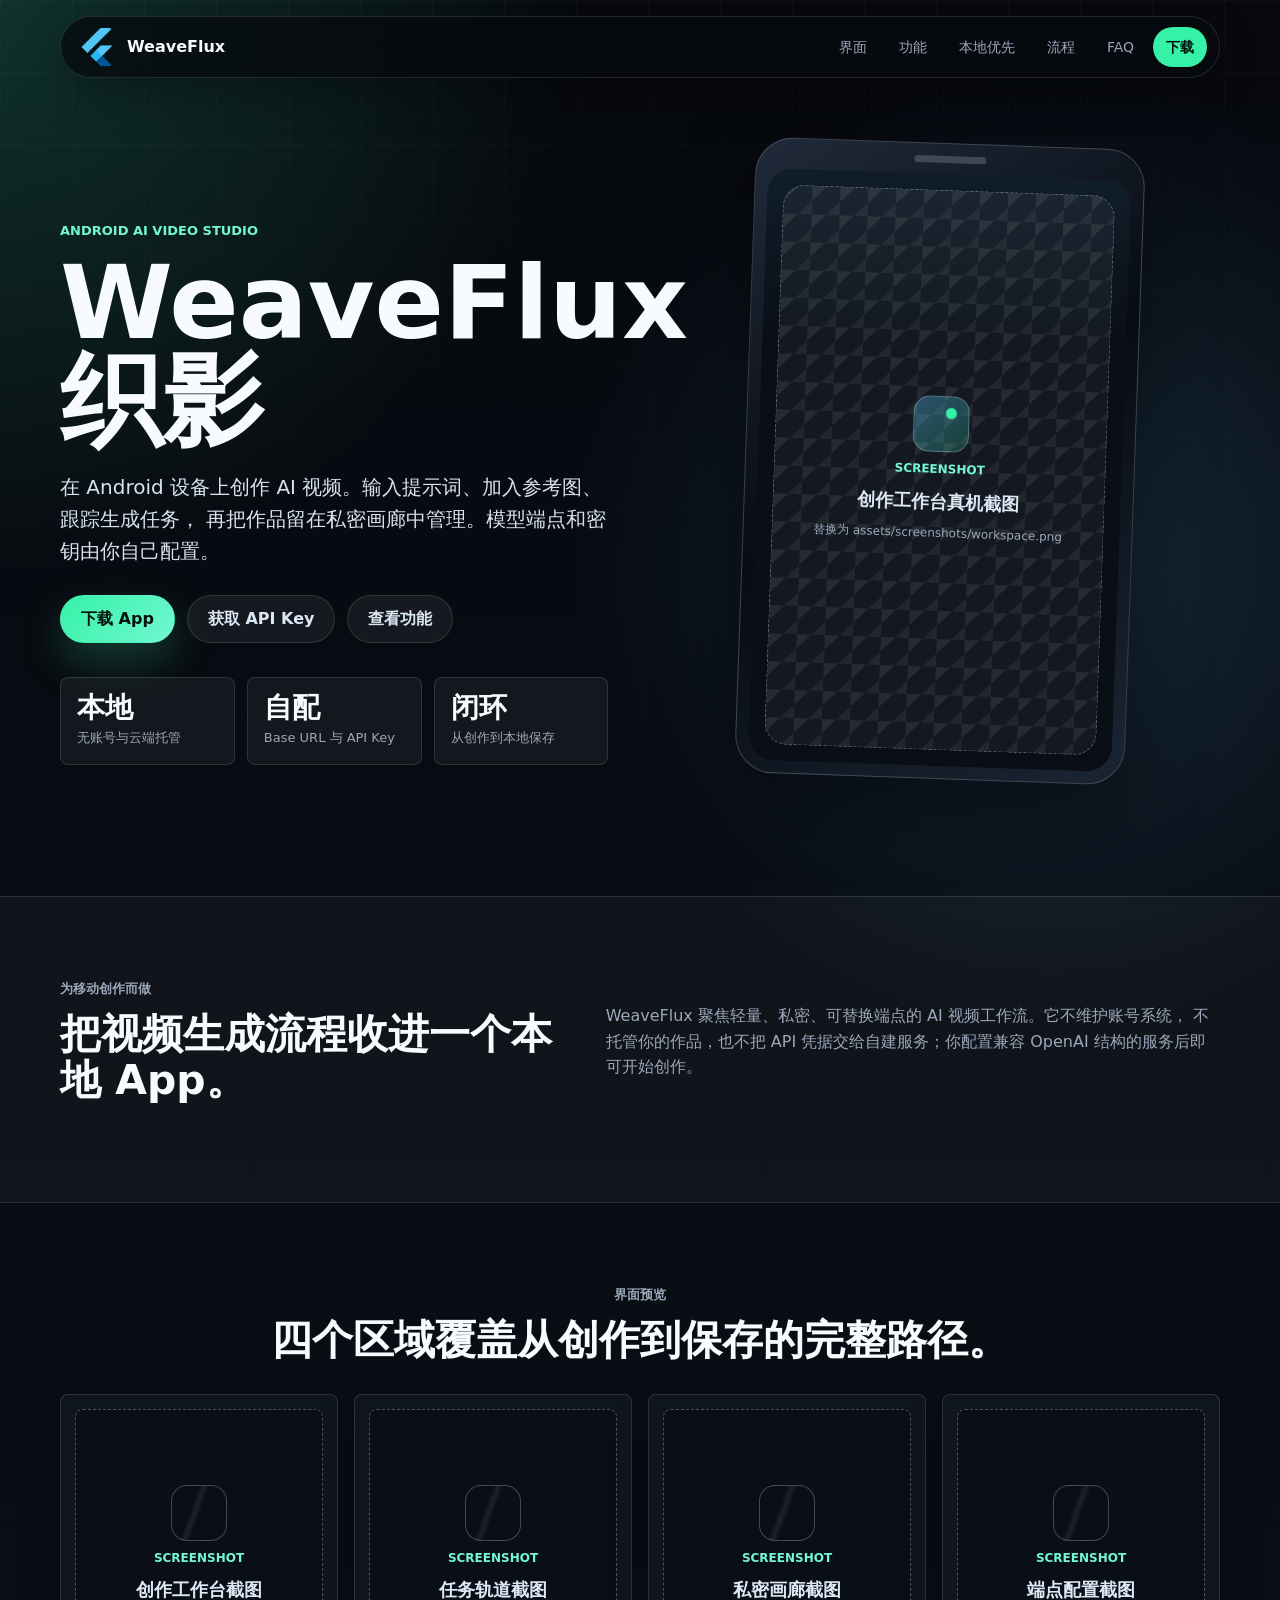
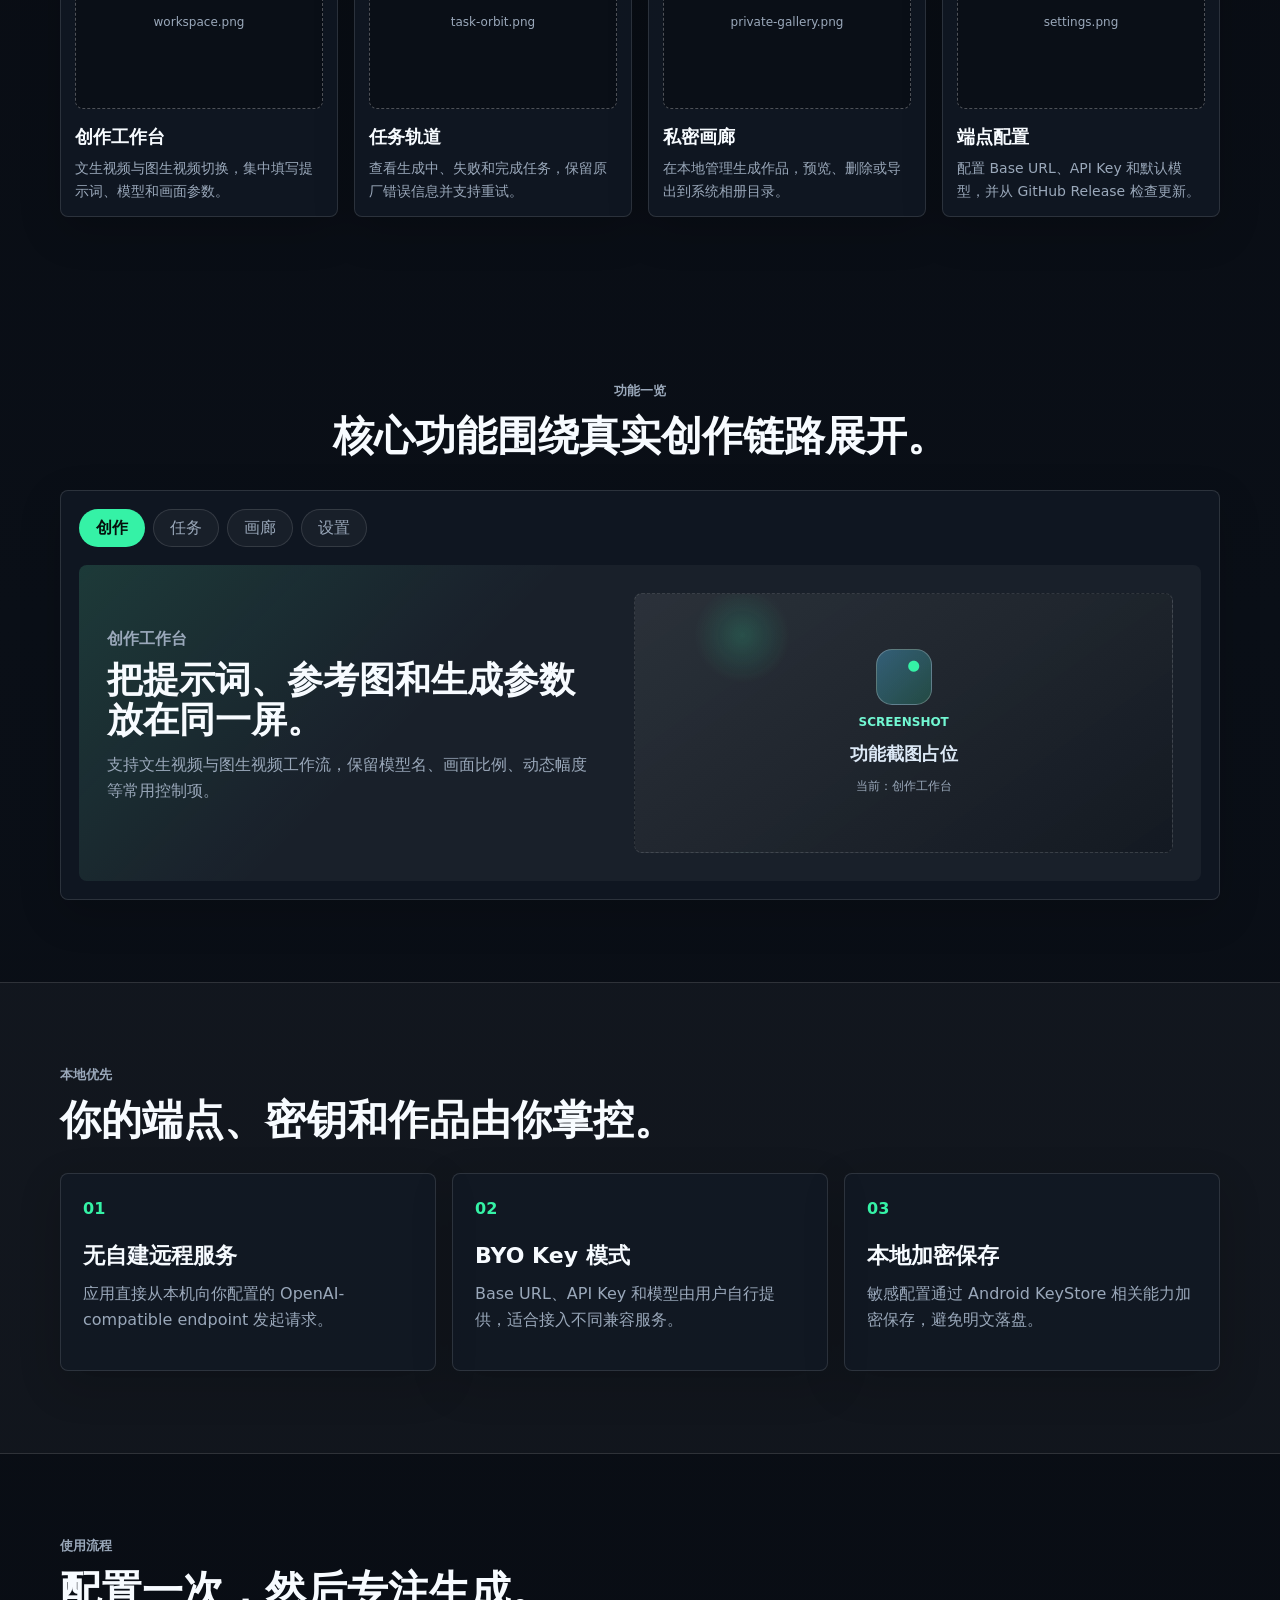
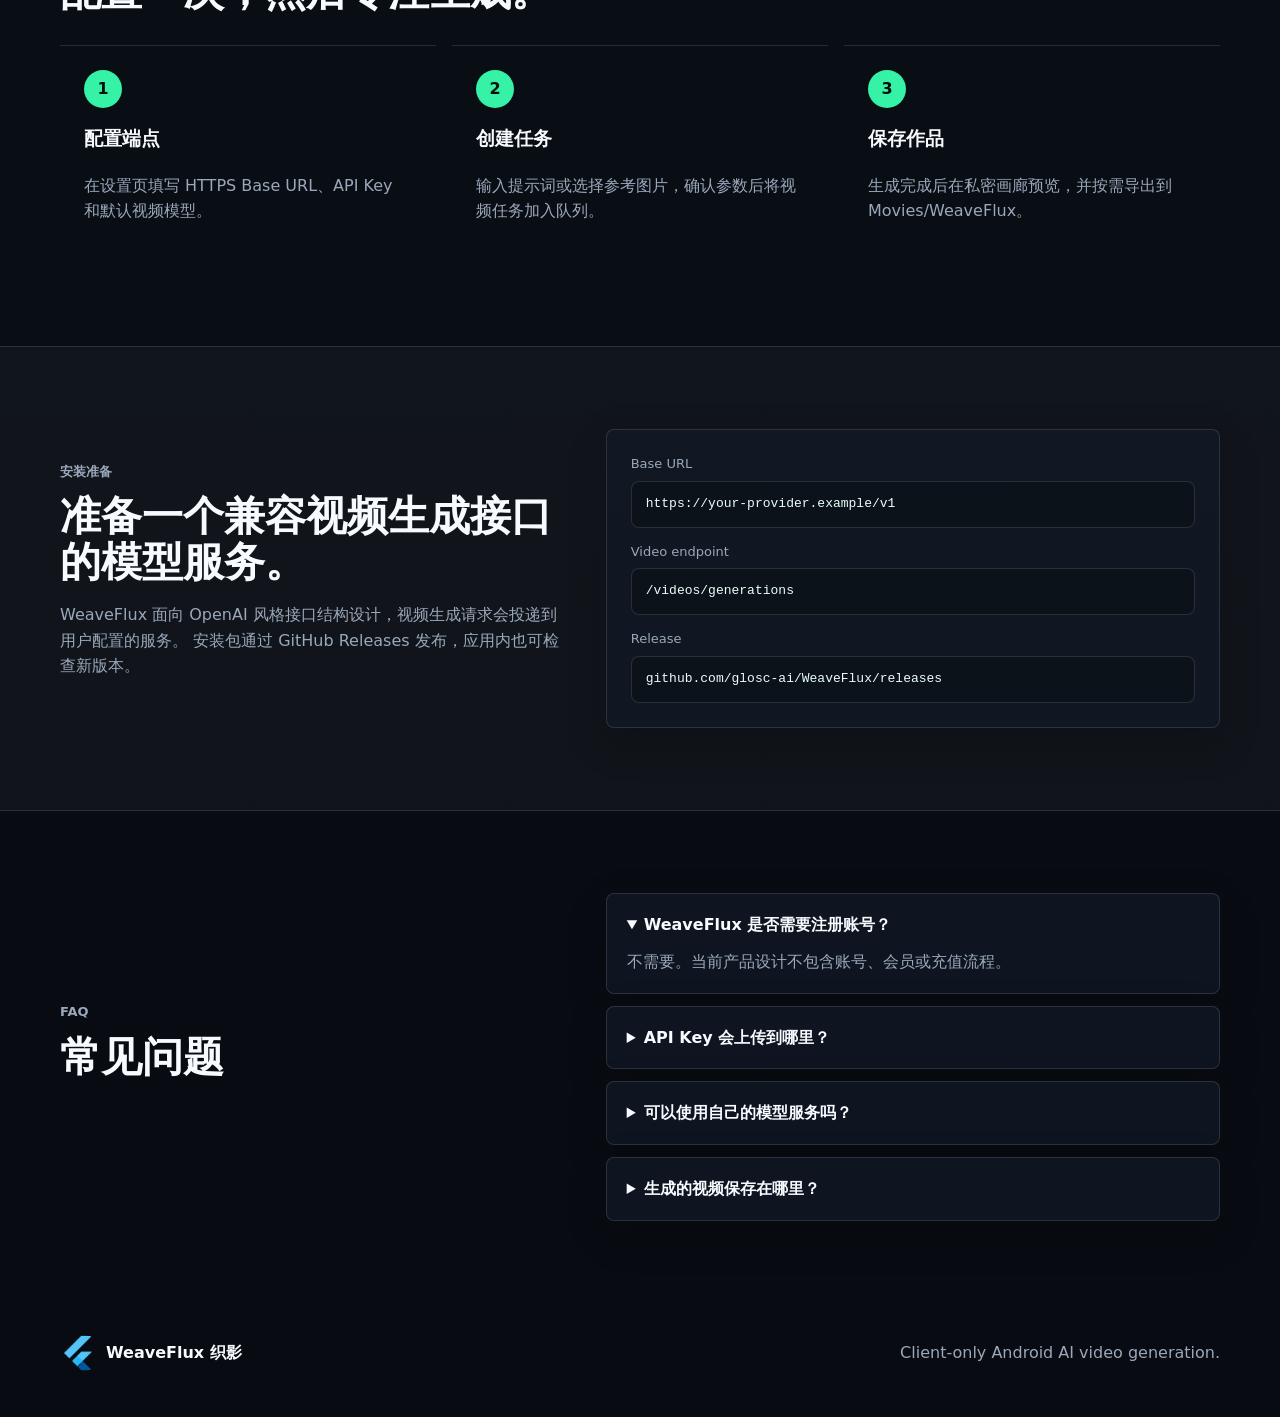
<file: index.html>
<!doctype html>
<html lang="zh-CN">
  <head>
    <meta charset="utf-8">
    <meta name="viewport" content="width=device-width, initial-scale=1">
    <title>WeaveFlux 织影 - Android AI 视频生成 App</title>
    <meta
      name="description"
      content="WeaveFlux 织影是一款纯客户端 Android AI 视频生成 App。自备 Base URL 与 API Key，兼容 OpenAI 风格视频接口，凭据仅在本地加密保存。"
    >
    <meta property="og:title" content="WeaveFlux 织影 - Android AI 视频生成 App">
    <meta
      property="og:description"
      content="文生视频、图生视频、任务轨道和私密画廊。无账号、无自建服务器，AI 接口由你自己配置。"
    >
    <meta property="og:type" content="website">
    <meta property="og:image" content="assets/app-logo.png">
    <link rel="icon" href="assets/app-logo.png">
    <link rel="apple-touch-icon" href="assets/app-logo.png">
    <link rel="stylesheet" href="styles.css">
  </head>
  <body>
    <header class="site-header" data-site-header>
      <a class="brand" href="#top" aria-label="WeaveFlux 首页">
        <img src="assets/app-logo.png" alt="" width="40" height="40">
        <span>WeaveFlux</span>
      </a>
      <button class="menu-button" type="button" aria-expanded="false" aria-controls="site-nav" data-menu-button>
        <span></span>
        <span></span>
        <span></span>
        <span class="sr-only">打开导航</span>
      </button>
      <nav class="site-nav" id="site-nav" data-site-nav aria-label="主导航">
        <a href="#screens">界面</a>
        <a href="#features">功能</a>
        <a href="#privacy">本地优先</a>
        <a href="#workflow">流程</a>
        <a href="#faq">FAQ</a>
        <a class="nav-cta" href="https://github.com/glosc-ai/WeaveFlux/releases" target="_blank" rel="noopener">
          下载
        </a>
      </nav>
    </header>

    <main id="top">
      <section class="hero">
        <div class="hero-copy">
          <p class="eyebrow">Android AI Video Studio</p>
          <h1>WeaveFlux 织影</h1>
          <p class="hero-lede">
            在 Android 设备上创作 AI 视频。输入提示词、加入参考图、跟踪生成任务，
            再把作品留在私密画廊中管理。模型端点和密钥由你自己配置。
          </p>
          <div class="hero-actions" id="download">
            <a class="button primary" href="https://github.com/glosc-ai/WeaveFlux/releases" target="_blank" rel="noopener">
              下载 App
            </a>
            <a class="button secondary" href="https://one.gloscai.com/keys" target="_blank" rel="noopener">
              获取 API Key
            </a>
            <a class="button secondary" href="#features">查看功能</a>
          </div>
          <dl class="hero-stats" aria-label="产品重点">
            <div>
              <dt>本地</dt>
              <dd>无账号与云端托管</dd>
            </div>
            <div>
              <dt>自配</dt>
              <dd>Base URL 与 API Key</dd>
            </div>
            <div>
              <dt>闭环</dt>
              <dd>从创作到本地保存</dd>
            </div>
          </dl>
        </div>

        <div class="hero-visual" aria-label="WeaveFlux 创作工作台预览">
          <div class="phone-shell main-phone">
            <div class="phone-top">
              <span></span>
            </div>
            <div class="app-preview workspace-preview">
              <div class="screenshot-placeholder hero-shot">
                <span>Screenshot</span>
                <strong>创作工作台真机截图</strong>
                <em>替换为 assets/screenshots/workspace.png</em>
              </div>
            </div>
          </div>
        </div>
      </section>

      <section class="section intro-band" aria-label="产品定位">
        <div class="section-inner split">
          <div>
            <p class="eyebrow">为移动创作而做</p>
            <h2>把视频生成流程收进一个本地 App。</h2>
          </div>
          <p>
            WeaveFlux 聚焦轻量、私密、可替换端点的 AI 视频工作流。它不维护账号系统，
            不托管你的作品，也不把 API 凭据交给自建服务；你配置兼容 OpenAI 结构的服务后即可开始创作。
          </p>
        </div>
      </section>

      <section class="section screens-section" id="screens">
        <div class="section-inner">
          <div class="section-heading">
            <p class="eyebrow">界面预览</p>
            <h2>四个区域覆盖从创作到保存的完整路径。</h2>
          </div>
          <div class="screens-grid" aria-label="WeaveFlux 应用界面预览">
            <article class="screen-card">
              <div class="mini-screen screenshot-placeholder" aria-hidden="true">
                <span>Screenshot</span>
                <strong>创作工作台截图</strong>
                <em>workspace.png</em>
              </div>
              <h3>创作工作台</h3>
              <p>文生视频与图生视频切换，集中填写提示词、模型和画面参数。</p>
            </article>
            <article class="screen-card">
              <div class="mini-screen screenshot-placeholder" aria-hidden="true">
                <span>Screenshot</span>
                <strong>任务轨道截图</strong>
                <em>task-orbit.png</em>
              </div>
              <h3>任务轨道</h3>
              <p>查看生成中、失败和完成任务，保留原厂错误信息并支持重试。</p>
            </article>
            <article class="screen-card">
              <div class="mini-screen screenshot-placeholder" aria-hidden="true">
                <span>Screenshot</span>
                <strong>私密画廊截图</strong>
                <em>private-gallery.png</em>
              </div>
              <h3>私密画廊</h3>
              <p>在本地管理生成作品，预览、删除或导出到系统相册目录。</p>
            </article>
            <article class="screen-card">
              <div class="mini-screen screenshot-placeholder" aria-hidden="true">
                <span>Screenshot</span>
                <strong>端点配置截图</strong>
                <em>settings.png</em>
              </div>
              <h3>端点配置</h3>
              <p>配置 Base URL、API Key 和默认模型，并从 GitHub Release 检查更新。</p>
            </article>
          </div>
        </div>
      </section>

      <section class="section" id="features">
        <div class="section-inner">
          <div class="section-heading">
            <p class="eyebrow">功能一览</p>
            <h2>核心功能围绕真实创作链路展开。</h2>
          </div>
          <div class="feature-panel">
            <div class="feature-tabs" role="tablist" aria-label="功能模块">
              <button class="feature-tab is-active" type="button" role="tab" aria-selected="true" data-feature="create">
                创作
              </button>
              <button class="feature-tab" type="button" role="tab" aria-selected="false" data-feature="queue">
                任务
              </button>
              <button class="feature-tab" type="button" role="tab" aria-selected="false" data-feature="gallery">
                画廊
              </button>
              <button class="feature-tab" type="button" role="tab" aria-selected="false" data-feature="settings">
                设置
              </button>
            </div>
            <div class="feature-content" data-feature-content data-active-feature="create">
              <div>
                <p class="feature-kicker">创作工作台</p>
                <h3>把提示词、参考图和生成参数放在同一屏。</h3>
                <p>
                  支持文生视频与图生视频工作流，保留模型名、画面比例、动态幅度等常用控制项。
                </p>
              </div>
              <div class="feature-visual screenshot-placeholder feature-shot" aria-hidden="true" data-feature-visual>
                <span>Screenshot</span>
                <strong>功能截图占位</strong>
                <em>当前：创作工作台</em>
              </div>
            </div>
          </div>
        </div>
      </section>

      <section class="section soft-band" id="privacy">
        <div class="section-inner">
          <div class="section-heading">
            <p class="eyebrow">本地优先</p>
            <h2>你的端点、密钥和作品由你掌控。</h2>
          </div>
          <div class="principles">
            <article>
              <span>01</span>
              <h3>无自建远程服务</h3>
              <p>应用直接从本机向你配置的 OpenAI-compatible endpoint 发起请求。</p>
            </article>
            <article>
              <span>02</span>
              <h3>BYO Key 模式</h3>
              <p>Base URL、API Key 和模型由用户自行提供，适合接入不同兼容服务。</p>
            </article>
            <article>
              <span>03</span>
              <h3>本地加密保存</h3>
              <p>敏感配置通过 Android KeyStore 相关能力加密保存，避免明文落盘。</p>
            </article>
          </div>
        </div>
      </section>

      <section class="section" id="workflow">
        <div class="section-inner">
          <div class="section-heading">
            <p class="eyebrow">使用流程</p>
            <h2>配置一次，然后专注生成。</h2>
          </div>
          <div class="timeline">
            <div>
              <span>1</span>
              <h3>配置端点</h3>
              <p>在设置页填写 HTTPS Base URL、API Key 和默认视频模型。</p>
            </div>
            <div>
              <span>2</span>
              <h3>创建任务</h3>
              <p>输入提示词或选择参考图片，确认参数后将视频任务加入队列。</p>
            </div>
            <div>
              <span>3</span>
              <h3>保存作品</h3>
              <p>生成完成后在私密画廊预览，并按需导出到 Movies/WeaveFlux。</p>
            </div>
          </div>
        </div>
      </section>

      <section class="section setup-band" id="setup">
        <div class="section-inner setup-grid">
          <div>
            <p class="eyebrow">安装准备</p>
            <h2>准备一个兼容视频生成接口的模型服务。</h2>
            <p>
              WeaveFlux 面向 OpenAI 风格接口结构设计，视频生成请求会投递到用户配置的服务。
              安装包通过 GitHub Releases 发布，应用内也可检查新版本。
            </p>
          </div>
          <div class="setup-box" aria-label="接口结构示意">
            <span>Base URL</span>
            <code>https://your-provider.example/v1</code>
            <span>Video endpoint</span>
            <code>/videos/generations</code>
            <span>Release</span>
            <code>github.com/glosc-ai/WeaveFlux/releases</code>
          </div>
        </div>
      </section>

      <section class="section" id="faq">
        <div class="section-inner faq-layout">
          <div class="section-heading">
            <p class="eyebrow">FAQ</p>
            <h2>常见问题</h2>
          </div>
          <div class="faq-list">
            <details open>
              <summary>WeaveFlux 是否需要注册账号？</summary>
              <p>不需要。当前产品设计不包含账号、会员或充值流程。</p>
            </details>
            <details>
              <summary>API Key 会上传到哪里？</summary>
              <p>不会上传到 WeaveFlux 的服务器。应用没有自建远程服务，凭据只用于从本机请求你配置的模型端点。</p>
            </details>
            <details>
              <summary>可以使用自己的模型服务吗？</summary>
              <p>可以。只要服务兼容 OpenAI 风格的视频生成接口结构，就可以在设置页填写 Base URL、API Key 和模型名称。</p>
            </details>
            <details>
              <summary>生成的视频保存在哪里？</summary>
              <p>临时和本地作品优先保存在应用私有目录；导出到系统相册时使用 Movies/WeaveFlux 目录。</p>
            </details>
          </div>
        </div>
      </section>
    </main>

    <footer class="site-footer">
      <div>
        <img src="assets/app-logo.png" alt="" width="36" height="36">
        <span>WeaveFlux 织影</span>
      </div>
      <p>Client-only Android AI video generation.</p>
    </footer>

    <script src="script.js"></script>
  </body>
</html>
</file>
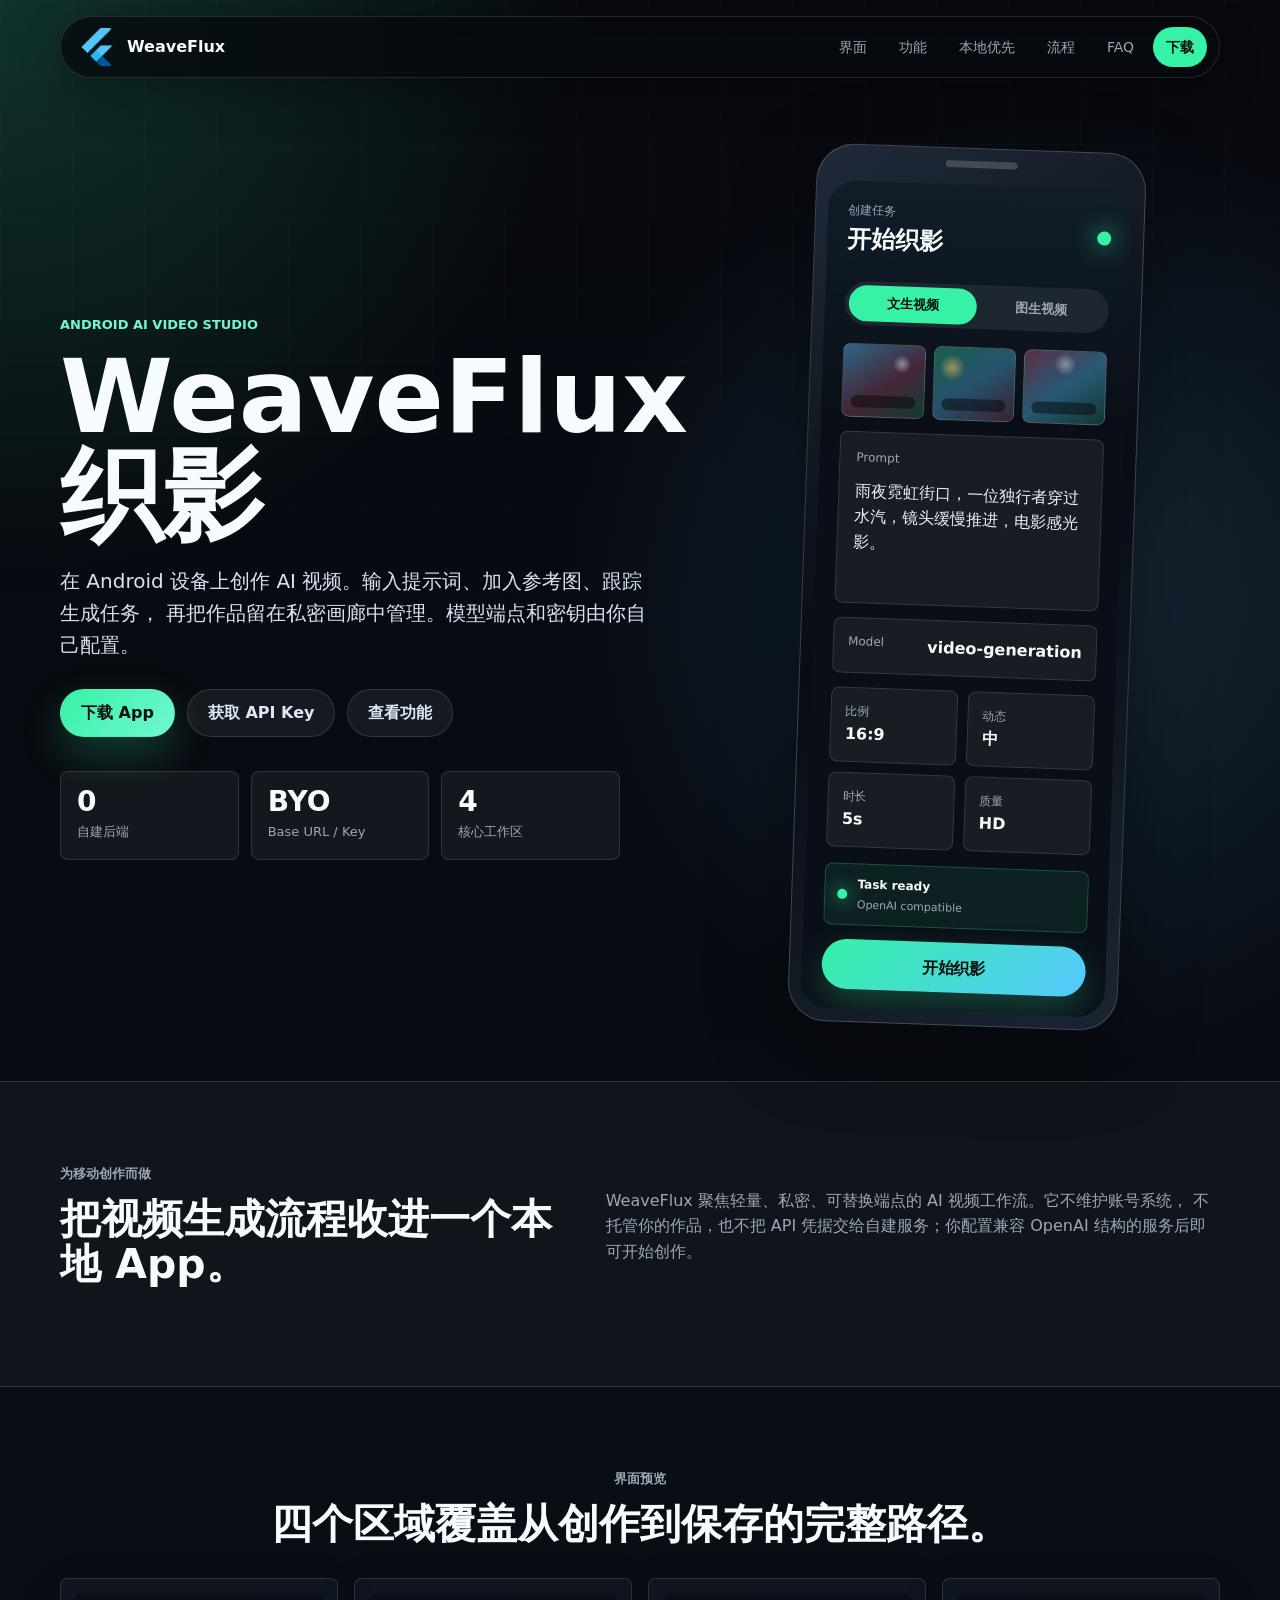
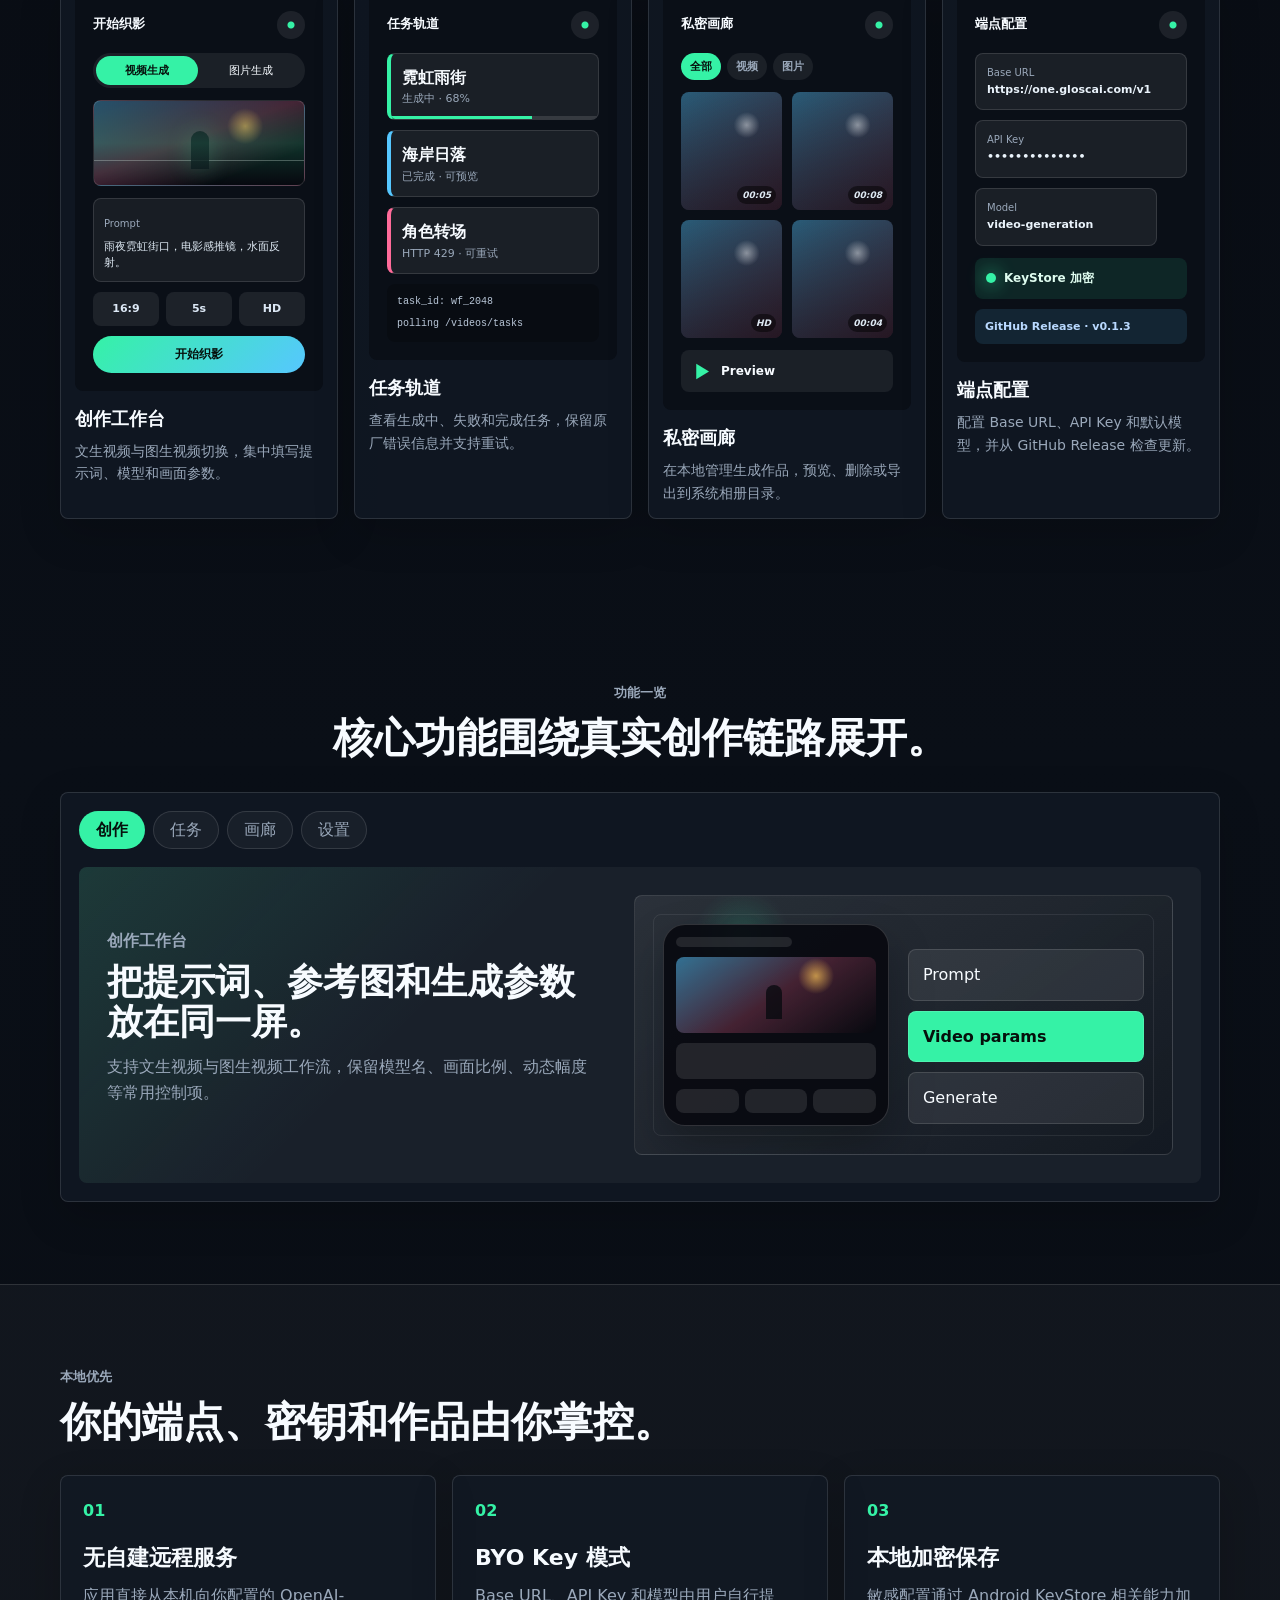
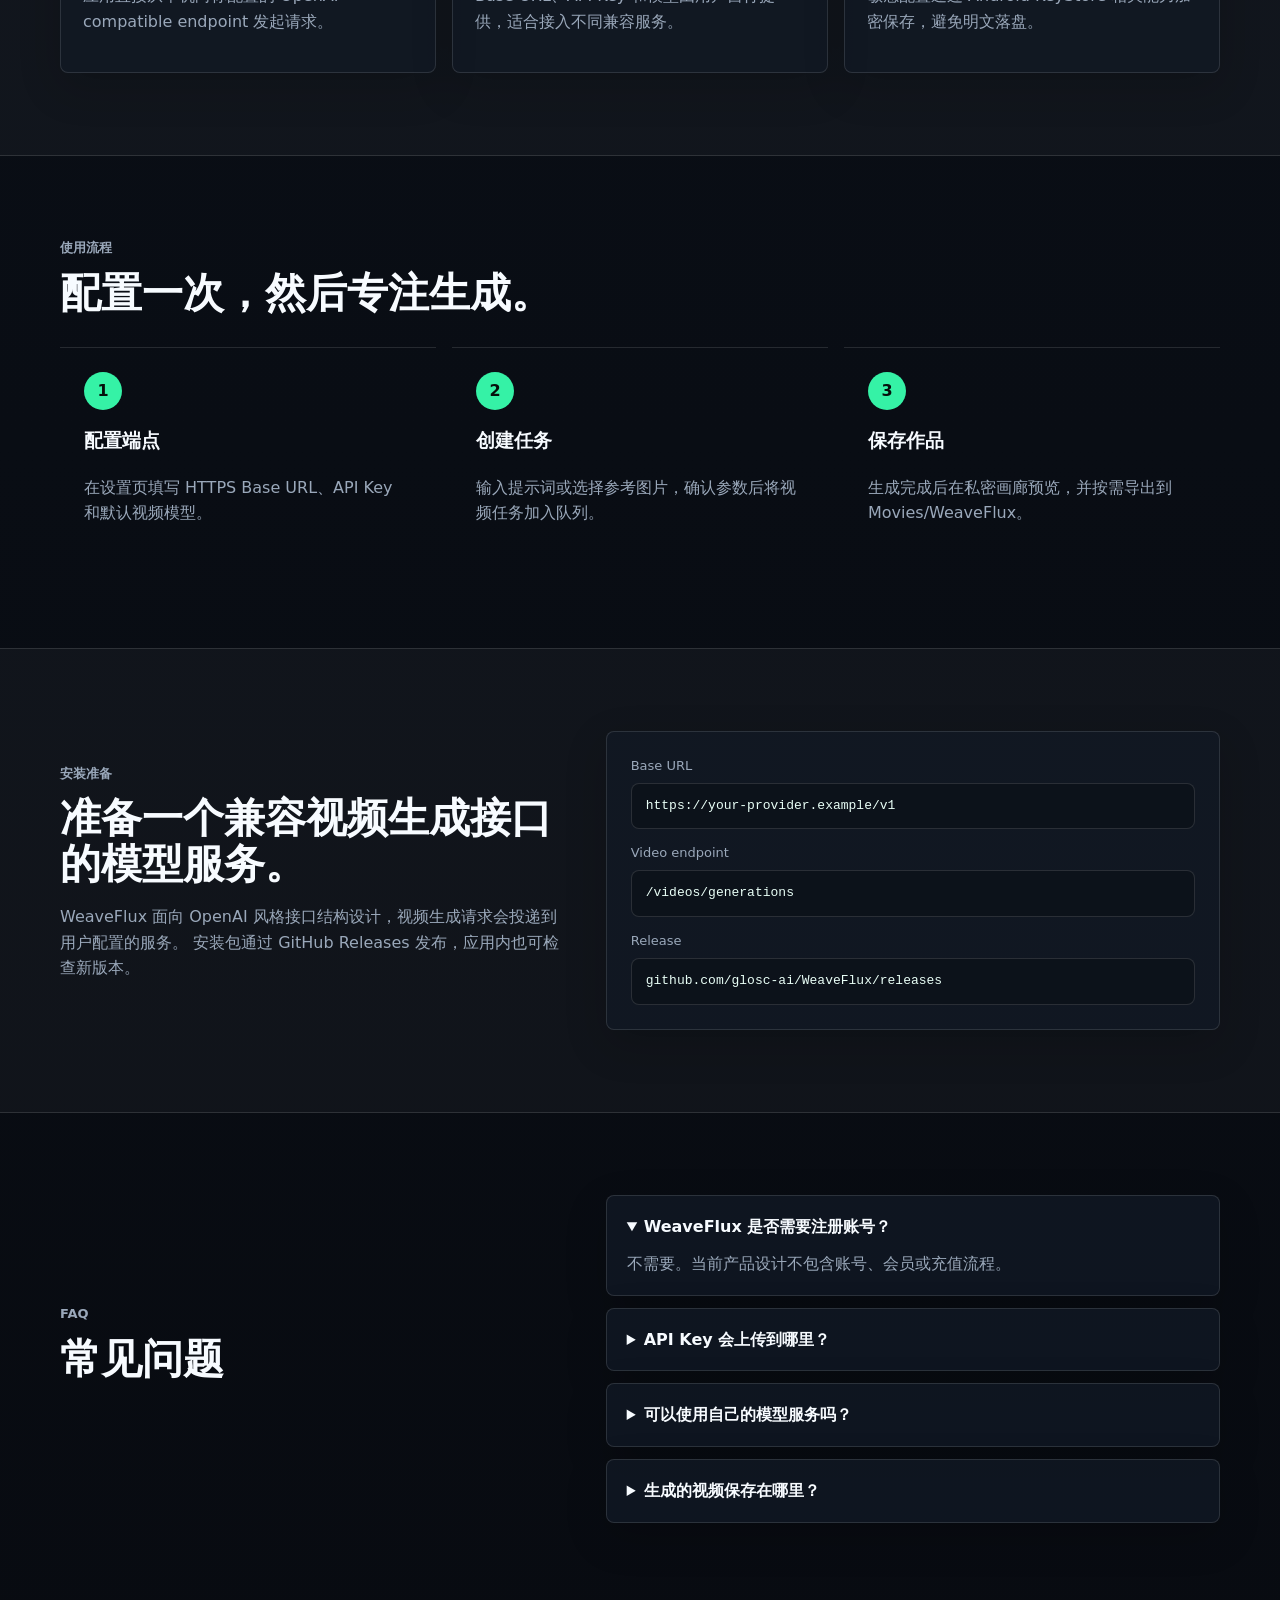
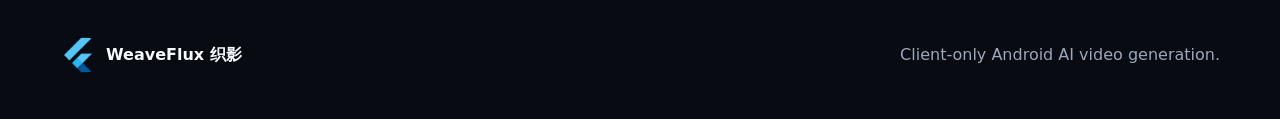
<file: website/index.html>
<!doctype html>
<html lang="zh-CN">
  <head>
    <meta charset="utf-8">
    <meta name="viewport" content="width=device-width, initial-scale=1">
    <title>WeaveFlux 织影 - Android AI 视频生成 App</title>
    <meta
      name="description"
      content="WeaveFlux 织影是一款纯客户端 Android AI 视频生成 App。自备 Base URL 与 API Key，兼容 OpenAI 风格视频接口，凭据仅在本地加密保存。"
    >
    <meta property="og:title" content="WeaveFlux 织影 - Android AI 视频生成 App">
    <meta
      property="og:description"
      content="文生视频、图生视频、任务轨道和私密画廊。无账号、无自建服务器，AI 接口由你自己配置。"
    >
    <meta property="og:type" content="website">
    <meta property="og:image" content="assets/app-logo.png">
    <link rel="icon" href="assets/app-logo.png">
    <link rel="apple-touch-icon" href="assets/app-logo.png">
    <link rel="stylesheet" href="styles.css">
  </head>
  <body>
    <header class="site-header" data-site-header>
      <a class="brand" href="#top" aria-label="WeaveFlux 首页">
        <img src="assets/app-logo.png" alt="" width="40" height="40">
        <span>WeaveFlux</span>
      </a>
      <button class="menu-button" type="button" aria-expanded="false" aria-controls="site-nav" data-menu-button>
        <span></span>
        <span></span>
        <span></span>
        <span class="sr-only">打开导航</span>
      </button>
      <nav class="site-nav" id="site-nav" data-site-nav aria-label="主导航">
        <a href="#screens">界面</a>
        <a href="#features">功能</a>
        <a href="#privacy">本地优先</a>
        <a href="#workflow">流程</a>
        <a href="#faq">FAQ</a>
        <a class="nav-cta" href="https://github.com/glosc-ai/WeaveFlux/releases" target="_blank" rel="noopener">
          下载
        </a>
      </nav>
    </header>

    <main id="top">
      <section class="hero">
        <div class="hero-copy">
          <p class="eyebrow">Android AI Video Studio</p>
          <h1>WeaveFlux 织影</h1>
          <p class="hero-lede">
            在 Android 设备上创作 AI 视频。输入提示词、加入参考图、跟踪生成任务，
            再把作品留在私密画廊中管理。模型端点和密钥由你自己配置。
          </p>
          <div class="hero-actions" id="download">
            <a class="button primary" href="https://github.com/glosc-ai/WeaveFlux/releases" target="_blank" rel="noopener">
              下载 App
            </a>
            <a class="button secondary" href="https://one.gloscai.com/keys" target="_blank" rel="noopener">
              获取 API Key
            </a>
            <a class="button secondary" href="#features">查看功能</a>
          </div>
          <dl class="hero-stats" aria-label="产品重点">
            <div>
              <dt>0</dt>
              <dd>自建后端</dd>
            </div>
            <div>
              <dt>BYO</dt>
              <dd>Base URL / Key</dd>
            </div>
            <div>
              <dt>4</dt>
              <dd>核心工作区</dd>
            </div>
          </dl>
        </div>

        <div class="hero-visual" aria-label="WeaveFlux 创作工作台预览">
          <div class="phone-shell main-phone">
            <div class="phone-top">
              <span></span>
            </div>
            <div class="app-preview workspace-preview">
              <div class="app-bar">
                <div>
                  <small>创建任务</small>
                  <strong>开始织影</strong>
                </div>
                <span class="status-dot"></span>
              </div>
              <div class="segment">
                <span class="active">文生视频</span>
                <span>图生视频</span>
              </div>
              <div class="preview-strip" aria-hidden="true">
                <span class="preview-frame frame-a"></span>
                <span class="preview-frame frame-b"></span>
                <span class="preview-frame frame-c"></span>
              </div>
              <div class="prompt-box">
                <span>Prompt</span>
                <p>雨夜霓虹街口，一位独行者穿过水汽，镜头缓慢推进，电影感光影。</p>
              </div>
              <div class="control-row">
                <span>Model</span>
                <strong>video-generation</strong>
              </div>
              <div class="control-grid">
                <div><span>比例</span><strong>16:9</strong></div>
                <div><span>动态</span><strong>中</strong></div>
                <div><span>时长</span><strong>5s</strong></div>
                <div><span>质量</span><strong>HD</strong></div>
              </div>
              <div class="render-status" aria-hidden="true">
                <span></span>
                <strong>Task ready</strong>
                <em>OpenAI compatible</em>
              </div>
              <button class="mock-primary" type="button">开始织影</button>
            </div>
          </div>
        </div>
      </section>

      <section class="section intro-band" aria-label="产品定位">
        <div class="section-inner split">
          <div>
            <p class="eyebrow">为移动创作而做</p>
            <h2>把视频生成流程收进一个本地 App。</h2>
          </div>
          <p>
            WeaveFlux 聚焦轻量、私密、可替换端点的 AI 视频工作流。它不维护账号系统，
            不托管你的作品，也不把 API 凭据交给自建服务；你配置兼容 OpenAI 结构的服务后即可开始创作。
          </p>
        </div>
      </section>

      <section class="section screens-section" id="screens">
        <div class="section-inner">
          <div class="section-heading">
            <p class="eyebrow">界面预览</p>
            <h2>四个区域覆盖从创作到保存的完整路径。</h2>
          </div>
          <div class="screens-grid" aria-label="WeaveFlux 应用界面预览">
            <article class="screen-card">
              <div class="mini-screen workspace-mini" aria-hidden="true">
                <div class="mini-app-bar">
                  <span>开始织影</span>
                  <i></i>
                </div>
                <div class="mini-mode">
                  <b>视频生成</b>
                  <span>图片生成</span>
                </div>
                <div class="mini-video-canvas">
                  <div class="mini-horizon"></div>
                  <div class="mini-subject"></div>
                  <div class="mini-scanline"></div>
                </div>
                <div class="mini-input">
                  <small>Prompt</small>
                  <p>雨夜霓虹街口，电影感推镜，水面反射。</p>
                </div>
                <div class="mini-param-grid">
                  <span>16:9</span>
                  <span>5s</span>
                  <span>HD</span>
                </div>
                <div class="mini-generate">开始织影</div>
              </div>
              <h3>创作工作台</h3>
              <p>文生视频与图生视频切换，集中填写提示词、模型和画面参数。</p>
            </article>
            <article class="screen-card">
              <div class="mini-screen orbit-mini" aria-hidden="true">
                <div class="mini-app-bar">
                  <span>任务轨道</span>
                  <i></i>
                </div>
                <div class="orbit-card active-task">
                  <div>
                    <strong>霓虹雨街</strong>
                    <small>生成中 · 68%</small>
                  </div>
                  <span class="orbit-progress"></span>
                </div>
                <div class="orbit-card done-task">
                  <div>
                    <strong>海岸日落</strong>
                    <small>已完成 · 可预览</small>
                  </div>
                </div>
                <div class="orbit-card failed-task">
                  <div>
                    <strong>角色转场</strong>
                    <small>HTTP 429 · 可重试</small>
                  </div>
                </div>
                <div class="orbit-log">
                  <code>task_id: wf_2048</code>
                  <code>polling /videos/tasks</code>
                </div>
              </div>
              <h3>任务轨道</h3>
              <p>查看生成中、失败和完成任务，保留原厂错误信息并支持重试。</p>
            </article>
            <article class="screen-card">
              <div class="mini-screen gallery-mini" aria-hidden="true">
                <div class="mini-app-bar">
                  <span>私密画廊</span>
                  <i></i>
                </div>
                <div class="gallery-toolbar">
                  <span>全部</span>
                  <span>视频</span>
                  <span>图片</span>
                </div>
                <div class="masonry rich-masonry">
                  <i><b>00:05</b></i>
                  <i><b>00:08</b></i>
                  <i><b>HD</b></i>
                  <i><b>00:04</b></i>
                </div>
                <div class="gallery-player">
                  <span></span>
                  <strong>Preview</strong>
                </div>
              </div>
              <h3>私密画廊</h3>
              <p>在本地管理生成作品，预览、删除或导出到系统相册目录。</p>
            </article>
            <article class="screen-card">
              <div class="mini-screen settings-mini" aria-hidden="true">
                <div class="mini-app-bar">
                  <span>端点配置</span>
                  <i></i>
                </div>
                <label class="settings-field">
                  <span>Base URL</span>
                  <b>https://one.gloscai.com/v1</b>
                </label>
                <label class="settings-field">
                  <span>API Key</span>
                  <b>••••••••••••••</b>
                </label>
                <label class="settings-field compact">
                  <span>Model</span>
                  <b>video-generation</b>
                </label>
                <div class="secure-note">
                  <span></span>
                  <strong>KeyStore 加密</strong>
                </div>
                <div class="release-chip">GitHub Release · v0.1.3</div>
              </div>
              <h3>端点配置</h3>
              <p>配置 Base URL、API Key 和默认模型，并从 GitHub Release 检查更新。</p>
            </article>
          </div>
        </div>
      </section>

      <section class="section" id="features">
        <div class="section-inner">
          <div class="section-heading">
            <p class="eyebrow">功能一览</p>
            <h2>核心功能围绕真实创作链路展开。</h2>
          </div>
          <div class="feature-panel">
            <div class="feature-tabs" role="tablist" aria-label="功能模块">
              <button class="feature-tab is-active" type="button" role="tab" aria-selected="true" data-feature="create">
                创作
              </button>
              <button class="feature-tab" type="button" role="tab" aria-selected="false" data-feature="queue">
                任务
              </button>
              <button class="feature-tab" type="button" role="tab" aria-selected="false" data-feature="gallery">
                画廊
              </button>
              <button class="feature-tab" type="button" role="tab" aria-selected="false" data-feature="settings">
                设置
              </button>
            </div>
            <div class="feature-content" data-feature-content data-active-feature="create">
              <div>
                <p class="feature-kicker">创作工作台</p>
                <h3>把提示词、参考图和生成参数放在同一屏。</h3>
                <p>
                  支持文生视频与图生视频工作流，保留模型名、画面比例、动态幅度等常用控制项。
                </p>
              </div>
              <div class="feature-visual feature-diagram feature-create" aria-hidden="true" data-feature-visual>
                <div class="diagram-phone">
                  <div class="diagram-topline"></div>
                  <div class="diagram-canvas">
                    <span></span>
                  </div>
                  <div class="diagram-prompt"></div>
                  <div class="diagram-controls">
                    <i></i><i></i><i></i>
                  </div>
                </div>
                <div class="diagram-side">
                  <span>Prompt</span>
                  <strong>Video params</strong>
                  <em>Generate</em>
                </div>
              </div>
            </div>
          </div>
        </div>
      </section>

      <section class="section soft-band" id="privacy">
        <div class="section-inner">
          <div class="section-heading">
            <p class="eyebrow">本地优先</p>
            <h2>你的端点、密钥和作品由你掌控。</h2>
          </div>
          <div class="principles">
            <article>
              <span>01</span>
              <h3>无自建远程服务</h3>
              <p>应用直接从本机向你配置的 OpenAI-compatible endpoint 发起请求。</p>
            </article>
            <article>
              <span>02</span>
              <h3>BYO Key 模式</h3>
              <p>Base URL、API Key 和模型由用户自行提供，适合接入不同兼容服务。</p>
            </article>
            <article>
              <span>03</span>
              <h3>本地加密保存</h3>
              <p>敏感配置通过 Android KeyStore 相关能力加密保存，避免明文落盘。</p>
            </article>
          </div>
        </div>
      </section>

      <section class="section" id="workflow">
        <div class="section-inner">
          <div class="section-heading">
            <p class="eyebrow">使用流程</p>
            <h2>配置一次，然后专注生成。</h2>
          </div>
          <div class="timeline">
            <div>
              <span>1</span>
              <h3>配置端点</h3>
              <p>在设置页填写 HTTPS Base URL、API Key 和默认视频模型。</p>
            </div>
            <div>
              <span>2</span>
              <h3>创建任务</h3>
              <p>输入提示词或选择参考图片，确认参数后将视频任务加入队列。</p>
            </div>
            <div>
              <span>3</span>
              <h3>保存作品</h3>
              <p>生成完成后在私密画廊预览，并按需导出到 Movies/WeaveFlux。</p>
            </div>
          </div>
        </div>
      </section>

      <section class="section setup-band" id="setup">
        <div class="section-inner setup-grid">
          <div>
            <p class="eyebrow">安装准备</p>
            <h2>准备一个兼容视频生成接口的模型服务。</h2>
            <p>
              WeaveFlux 面向 OpenAI 风格接口结构设计，视频生成请求会投递到用户配置的服务。
              安装包通过 GitHub Releases 发布，应用内也可检查新版本。
            </p>
          </div>
          <div class="setup-box" aria-label="接口结构示意">
            <span>Base URL</span>
            <code>https://your-provider.example/v1</code>
            <span>Video endpoint</span>
            <code>/videos/generations</code>
            <span>Release</span>
            <code>github.com/glosc-ai/WeaveFlux/releases</code>
          </div>
        </div>
      </section>

      <section class="section" id="faq">
        <div class="section-inner faq-layout">
          <div class="section-heading">
            <p class="eyebrow">FAQ</p>
            <h2>常见问题</h2>
          </div>
          <div class="faq-list">
            <details open>
              <summary>WeaveFlux 是否需要注册账号？</summary>
              <p>不需要。当前产品设计不包含账号、会员或充值流程。</p>
            </details>
            <details>
              <summary>API Key 会上传到哪里？</summary>
              <p>不会上传到 WeaveFlux 的服务器。应用没有自建远程服务，凭据只用于从本机请求你配置的模型端点。</p>
            </details>
            <details>
              <summary>可以使用自己的模型服务吗？</summary>
              <p>可以。只要服务兼容 OpenAI 风格的视频生成接口结构，就可以在设置页填写 Base URL、API Key 和模型名称。</p>
            </details>
            <details>
              <summary>生成的视频保存在哪里？</summary>
              <p>临时和本地作品优先保存在应用私有目录；导出到系统相册时使用 Movies/WeaveFlux 目录。</p>
            </details>
          </div>
        </div>
      </section>
    </main>

    <footer class="site-footer">
      <div>
        <img src="assets/app-logo.png" alt="" width="36" height="36">
        <span>WeaveFlux 织影</span>
      </div>
      <p>Client-only Android AI video generation.</p>
    </footer>

    <script src="script.js"></script>
  </body>
</html>
</file>
<file: styles.css>
:root {
  color-scheme: dark;
  --bg: #07090f;
  --bg-soft: #0e131d;
  --panel: #121925;
  --panel-strong: #182231;
  --text: #f7fbff;
  --muted: #9aa8ba;
  --line: rgba(255, 255, 255, 0.12);
  --accent: #35f2a6;
  --accent-strong: #72f7d2;
  --cyan: #56c7ff;
  --rose: #ff6b9a;
  --warning: #ffc857;
  --shadow: 0 24px 80px rgba(0, 0, 0, 0.42);
}

* {
  box-sizing: border-box;
}

html {
  scroll-behavior: smooth;
}

body {
  margin: 0;
  min-width: 320px;
  color: var(--text);
  background:
    radial-gradient(circle at top left, rgba(53, 242, 166, 0.18), transparent 36rem),
    radial-gradient(circle at 82% 12%, rgba(86, 199, 255, 0.16), transparent 30rem),
    linear-gradient(180deg, #07090f 0%, #0a0f17 48%, #080b11 100%);
  font-family:
    Inter, ui-sans-serif, system-ui, -apple-system, BlinkMacSystemFont, "Segoe UI",
    "Microsoft YaHei", sans-serif;
  line-height: 1.6;
}

body::before {
  position: fixed;
  inset: 0;
  z-index: -1;
  pointer-events: none;
  content: "";
  background-image:
    linear-gradient(rgba(255, 255, 255, 0.035) 1px, transparent 1px),
    linear-gradient(90deg, rgba(255, 255, 255, 0.03) 1px, transparent 1px);
  background-size: 72px 72px;
  mask-image: linear-gradient(180deg, rgba(0, 0, 0, 0.82), transparent 76%);
}

a {
  color: inherit;
  text-decoration: none;
}

img {
  display: block;
  max-width: 100%;
}

button {
  font: inherit;
}

.sr-only {
  position: absolute;
  width: 1px;
  height: 1px;
  padding: 0;
  overflow: hidden;
  clip: rect(0, 0, 0, 0);
  white-space: nowrap;
  border: 0;
}

.site-header {
  position: sticky;
  top: 0;
  z-index: 20;
  display: flex;
  align-items: center;
  justify-content: space-between;
  gap: 24px;
  width: min(1160px, calc(100% - 32px));
  margin: 16px auto 0;
  padding: 10px 12px 10px 16px;
  border: 1px solid var(--line);
  border-radius: 999px;
  background: rgba(7, 9, 15, 0.78);
  box-shadow: 0 16px 42px rgba(0, 0, 0, 0.28);
  backdrop-filter: blur(20px);
}

.brand {
  display: inline-flex;
  align-items: center;
  gap: 10px;
  min-width: 0;
  font-weight: 800;
}

.brand img {
  width: 40px;
  height: 40px;
  border-radius: 12px;
}

.site-nav {
  display: flex;
  align-items: center;
  gap: 6px;
}

.site-nav a {
  padding: 9px 13px;
  border-radius: 999px;
  color: var(--muted);
  font-size: 14px;
  transition: color 160ms ease, background 160ms ease;
}

.site-nav a:hover,
.site-nav a:focus-visible {
  color: var(--text);
  background: rgba(255, 255, 255, 0.08);
}

.site-nav .nav-cta {
  color: #06100c;
  background: var(--accent);
  font-weight: 800;
}

.menu-button {
  display: none;
  width: 42px;
  height: 42px;
  border: 0;
  border-radius: 50%;
  color: var(--text);
  background: rgba(255, 255, 255, 0.08);
}

.menu-button span:not(.sr-only) {
  display: block;
  width: 18px;
  height: 2px;
  margin: 4px auto;
  border-radius: 2px;
  background: currentColor;
}

.hero {
  display: grid;
  grid-template-columns: minmax(0, 0.98fr) minmax(420px, 1fr);
  align-items: center;
  gap: 52px;
  width: min(1160px, calc(100% - 32px));
  min-height: calc(100vh - 82px);
  margin: 0 auto;
  padding: 54px 0 42px;
}

.hero-copy {
  max-width: 720px;
}

.eyebrow {
  margin: 0 0 12px;
  color: var(--accent-strong);
  font-size: 13px;
  font-weight: 800;
  letter-spacing: 0;
  text-transform: uppercase;
}

h1,
h2,
h3,
p {
  margin-top: 0;
}

h1 {
  margin-bottom: 20px;
  font-size: clamp(54px, 8vw, 104px);
  line-height: 0.96;
  letter-spacing: 0;
}

.hero-lede {
  max-width: 620px;
  margin-bottom: 28px;
  color: #d8e3ee;
  font-size: 20px;
}

.hero-actions {
  display: flex;
  flex-wrap: wrap;
  gap: 12px;
  margin-bottom: 34px;
}

.button {
  display: inline-flex;
  align-items: center;
  justify-content: center;
  min-height: 48px;
  padding: 0 20px;
  border: 1px solid var(--line);
  border-radius: 999px;
  font-weight: 800;
  transition: transform 180ms ease, border-color 180ms ease, box-shadow 180ms ease;
}

.button:hover,
.button:focus-visible {
  transform: translateY(-2px);
}

.button.primary {
  color: #06100c;
  border-color: transparent;
  background: linear-gradient(135deg, var(--accent), var(--accent-strong));
  box-shadow: 0 18px 40px rgba(53, 242, 166, 0.22);
}

.button.secondary {
  color: #dce8f5;
  background: rgba(255, 255, 255, 0.06);
}

.hero-stats {
  display: grid;
  grid-template-columns: repeat(3, minmax(0, 1fr));
  gap: 12px;
  max-width: 560px;
  margin: 0;
}

.hero-stats div {
  padding: 16px;
  border: 1px solid var(--line);
  border-radius: 8px;
  background: rgba(255, 255, 255, 0.05);
}

.hero-stats dt {
  color: var(--text);
  font-size: 28px;
  font-weight: 900;
  line-height: 1;
}

.hero-stats dd {
  margin: 6px 0 0;
  color: var(--muted);
  font-size: 13px;
}

.hero-visual {
  display: grid;
  place-items: center;
  align-self: center;
  overflow: visible;
}

.phone-shell {
  width: min(100%, 390px);
  padding: 12px;
  border: 1px solid rgba(255, 255, 255, 0.18);
  border-radius: 38px;
  background: linear-gradient(145deg, #202a3a, #080c13 48%, #1a2534);
  box-shadow: var(--shadow);
}

.main-phone {
  transform: translateY(-32px) rotate(2deg);
  transform-origin: center;
  animation: phoneFloat 6s ease-in-out infinite;
}

.phone-top {
  display: flex;
  justify-content: center;
  height: 18px;
}

.phone-top span {
  width: 72px;
  height: 7px;
  border-radius: 999px;
  background: rgba(255, 255, 255, 0.18);
}

.app-preview {
  padding: 16px;
  border-radius: 26px;
  background:
    linear-gradient(180deg, rgba(86, 199, 255, 0.08), transparent 28%),
    #0a0f17;
  overflow: hidden;
}

.screenshot-placeholder {
  position: relative;
  display: grid;
  place-items: center;
  align-content: center;
  gap: 8px;
  min-height: 100%;
  padding: 22px;
  border: 1px dashed rgba(255, 255, 255, 0.28);
  border-radius: 8px;
  color: #dce8f5;
  text-align: center;
  background:
    linear-gradient(135deg, rgba(255, 255, 255, 0.08) 25%, transparent 25%) 0 0 / 28px 28px,
    linear-gradient(315deg, rgba(255, 255, 255, 0.06) 25%, transparent 25%) 0 0 / 28px 28px,
    rgba(255, 255, 255, 0.045);
  overflow: hidden;
}

.screenshot-placeholder::before {
  width: 54px;
  height: 54px;
  border: 1px solid rgba(255, 255, 255, 0.24);
  border-radius: 16px;
  content: "";
  background:
    radial-gradient(circle at 68% 30%, var(--accent) 0 5px, transparent 6px),
    linear-gradient(135deg, rgba(86, 199, 255, 0.34), rgba(53, 242, 166, 0.18));
}

.screenshot-placeholder span {
  color: var(--accent-strong);
  font-size: 12px;
  font-weight: 900;
  text-transform: uppercase;
}

.screenshot-placeholder strong {
  font-size: 18px;
}

.screenshot-placeholder em {
  color: var(--muted);
  font-size: 12px;
  font-style: normal;
}

.hero-shot {
  min-height: 560px;
  border-radius: 22px;
}

.app-bar {
  display: flex;
  justify-content: space-between;
  align-items: center;
  margin-bottom: 14px;
}

.app-bar small,
.prompt-box span,
.control-row span,
.control-grid span {
  display: block;
  color: var(--muted);
  font-size: 12px;
}

.app-bar strong {
  font-size: 21px;
}

.status-dot {
  width: 14px;
  height: 14px;
  border-radius: 50%;
  background: var(--accent);
  box-shadow: 0 0 24px var(--accent);
}

.segment {
  display: grid;
  grid-template-columns: 1fr 1fr;
  padding: 4px;
  margin-bottom: 12px;
  border-radius: 999px;
  background: rgba(255, 255, 255, 0.07);
  color: var(--muted);
  font-size: 13px;
  font-weight: 800;
  text-align: center;
}

.segment span {
  padding: 7px 6px;
  border-radius: 999px;
}

.segment .active {
  color: #04110c;
  background: var(--accent);
}

.preview-strip {
  display: grid;
  grid-template-columns: repeat(3, 1fr);
  gap: 8px;
  margin-bottom: 8px;
}

.preview-frame {
  position: relative;
  min-height: 42px;
  overflow: hidden;
  border: 1px solid var(--line);
  border-radius: 8px;
  background:
    radial-gradient(circle at 72% 26%, rgba(255, 255, 255, 0.45), transparent 9px),
    linear-gradient(145deg, rgba(86, 199, 255, 0.46), rgba(255, 107, 154, 0.24) 56%, rgba(53, 242, 166, 0.2));
}

.preview-frame::after {
  position: absolute;
  inset: auto 8px 8px;
  height: 9px;
  border-radius: 999px;
  content: "";
  background: rgba(7, 9, 15, 0.5);
}

.frame-b {
  background:
    radial-gradient(circle at 22% 28%, rgba(255, 200, 87, 0.55), transparent 13px),
    linear-gradient(145deg, rgba(53, 242, 166, 0.34), rgba(86, 199, 255, 0.36), rgba(255, 107, 154, 0.2));
}

.frame-c {
  background:
    radial-gradient(circle at 50% 18%, rgba(255, 255, 255, 0.4), transparent 11px),
    linear-gradient(145deg, rgba(255, 107, 154, 0.32), rgba(86, 199, 255, 0.4), rgba(53, 242, 166, 0.18));
}

.prompt-box,
.control-row,
.control-grid div {
  border: 1px solid var(--line);
  background: rgba(255, 255, 255, 0.06);
}

.prompt-box {
  min-height: 102px;
  padding: 11px;
  margin-bottom: 8px;
  border-radius: 8px;
}

.prompt-box p {
  margin: 6px 0 0;
  color: #eaf3fb;
  font-size: 13px;
  line-height: 1.45;
}

.control-row {
  display: flex;
  justify-content: space-between;
  gap: 10px;
  padding: 8px 10px;
  margin-bottom: 8px;
  border-radius: 8px;
}

.control-grid {
  display: grid;
  grid-template-columns: 1fr 1fr;
  gap: 7px;
  margin-bottom: 8px;
}

.control-grid div {
  padding: 8px 9px;
  border-radius: 8px;
}

.mock-primary {
  width: 100%;
  min-height: 42px;
  border: 0;
  border-radius: 999px;
  color: #06100c;
  background: linear-gradient(135deg, var(--accent), var(--cyan));
  font-weight: 900;
  box-shadow: 0 14px 34px rgba(53, 242, 166, 0.24);
  animation: pulseCta 2.8s ease-in-out infinite;
}

.render-status {
  display: grid;
  grid-template-columns: auto 1fr;
  gap: 2px 10px;
  align-items: center;
  margin: -1px 0 8px;
  padding: 7px 9px;
  border: 1px solid rgba(53, 242, 166, 0.24);
  border-radius: 8px;
  background: rgba(53, 242, 166, 0.08);
}

.render-status span {
  grid-row: 1 / 3;
  width: 10px;
  height: 10px;
  border-radius: 50%;
  background: var(--accent);
  box-shadow: 0 0 18px var(--accent);
}

.render-status strong {
  font-size: 12px;
}

.render-status em {
  color: var(--muted);
  font-size: 11px;
  font-style: normal;
}

.section {
  padding: 82px 0;
}

.section-inner {
  width: min(1160px, calc(100% - 32px));
  margin: 0 auto;
}

.split,
.setup-grid,
.faq-layout {
  display: grid;
  grid-template-columns: minmax(0, 0.82fr) minmax(0, 1fr);
  gap: 42px;
  align-items: center;
}

.intro-band,
.soft-band,
.setup-band {
  border-top: 1px solid var(--line);
  border-bottom: 1px solid var(--line);
  background: rgba(255, 255, 255, 0.035);
}

.section h2 {
  max-width: 760px;
  margin-bottom: 16px;
  font-size: clamp(28px, 3.2vw, 44px);
  line-height: 1.12;
  letter-spacing: 0;
}

.section p {
  color: var(--muted);
}

.section-heading {
  max-width: 760px;
  margin-bottom: 30px;
}

.section-heading h2 {
  margin-bottom: 0;
}

.screens-section .section-heading,
#features .section-heading {
  margin-right: auto;
  margin-left: auto;
  text-align: center;
}

.screens-grid {
  display: grid;
  grid-template-columns: repeat(4, minmax(0, 1fr));
  gap: 16px;
}

.screen-card,
.principles article,
.faq-list details,
.setup-box,
.feature-panel {
  border: 1px solid var(--line);
  border-radius: 8px;
  background: rgba(18, 25, 37, 0.76);
  box-shadow: 0 14px 42px rgba(0, 0, 0, 0.18);
}

.screen-card {
  padding: 14px;
  transition: transform 180ms ease, border-color 180ms ease, background 180ms ease;
}

.screen-card:hover {
  transform: translateY(-4px);
  border-color: rgba(53, 242, 166, 0.32);
  background: rgba(22, 31, 46, 0.88);
}

.screen-card h3 {
  margin: 14px 0 6px;
  font-size: 18px;
}

.screen-card p {
  margin-bottom: 0;
  font-size: 14px;
}

.mini-screen {
  position: relative;
  min-height: 300px;
  padding: 18px;
  border-radius: 8px;
  background: #0a0f17;
  overflow: hidden;
}

.mini-screen::before {
  position: absolute;
  inset: 0;
  pointer-events: none;
  content: "";
  background: linear-gradient(110deg, transparent 0 36%, rgba(255, 255, 255, 0.08) 44%, transparent 52%);
  transform: translateX(-120%);
  animation: screenSheen 7s ease-in-out infinite;
}

.mini-screen.screenshot-placeholder {
  padding: 18px;
}

.mini-screen.screenshot-placeholder::before {
  position: static;
  inset: auto;
  transform: none;
  animation: none;
}

.mini-app-bar {
  position: relative;
  z-index: 1;
  display: flex;
  align-items: center;
  justify-content: space-between;
  margin-bottom: 14px;
  color: var(--text);
  font-size: 13px;
  font-weight: 900;
}

.mini-app-bar i {
  width: 28px;
  height: 28px;
  border-radius: 50%;
  background:
    radial-gradient(circle at 50% 50%, var(--accent) 0 3px, transparent 4px),
    rgba(255, 255, 255, 0.08);
}

.mini-mode {
  position: relative;
  z-index: 1;
  display: grid;
  grid-template-columns: 1fr 1fr;
  gap: 3px;
  padding: 3px;
  margin-bottom: 12px;
  border-radius: 999px;
  background: rgba(255, 255, 255, 0.07);
  font-size: 11px;
  text-align: center;
}

.mini-mode b,
.mini-mode span {
  padding: 6px 4px;
  border-radius: 999px;
}

.mini-mode b {
  color: #06100c;
  background: var(--accent);
}

.mini-video-canvas {
  position: relative;
  z-index: 1;
  min-height: 86px;
  margin-bottom: 12px;
  overflow: hidden;
  border: 1px solid rgba(255, 255, 255, 0.14);
  border-radius: 8px;
  background:
    radial-gradient(circle at 72% 30%, rgba(255, 200, 87, 0.55), transparent 18px),
    linear-gradient(160deg, rgba(86, 199, 255, 0.36), rgba(255, 107, 154, 0.24) 46%, rgba(7, 9, 15, 0.94) 78%);
}

.mini-horizon {
  position: absolute;
  right: 0;
  bottom: 24px;
  left: 0;
  height: 1px;
  background: rgba(255, 255, 255, 0.28);
}

.mini-subject {
  position: absolute;
  left: 46%;
  bottom: 16px;
  width: 18px;
  height: 38px;
  border-radius: 999px 999px 5px 5px;
  background: rgba(10, 15, 23, 0.82);
  box-shadow: 0 0 24px rgba(53, 242, 166, 0.24);
}

.mini-scanline {
  position: absolute;
  inset: 0;
  background: linear-gradient(180deg, transparent, rgba(53, 242, 166, 0.18), transparent);
  animation: scanline 3.8s linear infinite;
}

.mini-input {
  position: relative;
  z-index: 1;
  padding: 10px;
  margin-bottom: 10px;
  border: 1px solid var(--line);
  border-radius: 8px;
  background: rgba(255, 255, 255, 0.06);
}

.mini-input small {
  color: var(--muted);
  font-size: 10px;
}

.mini-input p {
  margin: 4px 0 0;
  color: #dfeaf4;
  font-size: 11px;
  line-height: 1.45;
}

.mini-param-grid {
  position: relative;
  z-index: 1;
  display: grid;
  grid-template-columns: repeat(3, 1fr);
  gap: 7px;
  margin-bottom: 10px;
}

.mini-param-grid span {
  padding: 8px 4px;
  border-radius: 8px;
  color: #dce8f5;
  background: rgba(255, 255, 255, 0.08);
  font-size: 11px;
  font-weight: 900;
  text-align: center;
}

.mini-generate {
  position: relative;
  z-index: 1;
  padding: 9px;
  border-radius: 999px;
  color: #06100c;
  background: linear-gradient(135deg, var(--accent), var(--cyan));
  font-size: 12px;
  font-weight: 900;
  text-align: center;
}

.orbit-card {
  position: relative;
  z-index: 1;
  min-height: 57px;
  padding: 11px;
  margin-bottom: 10px;
  overflow: hidden;
  border: 1px solid var(--line);
  border-left: 4px solid var(--cyan);
  border-radius: 8px;
  background: rgba(255, 255, 255, 0.065);
}

.orbit-card strong,
.orbit-card small {
  display: block;
}

.orbit-card small {
  color: var(--muted);
  font-size: 11px;
}

.active-task {
  border-left-color: var(--accent);
}

.done-task {
  border-left-color: var(--cyan);
}

.failed-task {
  border-left-color: var(--rose);
}

.orbit-progress {
  position: absolute;
  right: 0;
  bottom: 0;
  left: 0;
  height: 3px;
  background: linear-gradient(90deg, var(--accent) 0 68%, rgba(255, 255, 255, 0.12) 68%);
}

.orbit-log {
  position: relative;
  z-index: 1;
  display: grid;
  gap: 6px;
  padding: 10px;
  border-radius: 8px;
  background: rgba(0, 0, 0, 0.22);
}

.orbit-log code {
  color: #b9c7d8;
  font-size: 10px;
}

.gallery-toolbar {
  position: relative;
  z-index: 1;
  display: flex;
  gap: 6px;
  margin-bottom: 12px;
}

.gallery-toolbar span {
  padding: 5px 9px;
  border-radius: 999px;
  color: var(--muted);
  background: rgba(255, 255, 255, 0.07);
  font-size: 11px;
  font-weight: 800;
}

.gallery-toolbar span:first-child {
  color: #06100c;
  background: var(--accent);
}

.mini-title {
  display: block;
  margin-bottom: 18px;
  font-size: 13px;
  font-weight: 900;
}

.mini-pill,
.mini-block,
.mini-row,
.mini-button,
.task-card,
.field,
.connection-ok {
  border-radius: 8px;
  background: rgba(255, 255, 255, 0.09);
}

.mini-pill {
  width: 100%;
  height: 32px;
  border-radius: 999px;
  background: linear-gradient(90deg, var(--accent) 0 50%, rgba(255, 255, 255, 0.08) 50%);
}

.mini-block {
  height: 92px;
  margin-top: 14px;
}

.mini-row {
  height: 44px;
  margin-top: 14px;
}

.mini-button {
  height: 42px;
  margin-top: 18px;
  border-radius: 999px;
  background: var(--accent);
}

.task-card {
  height: 64px;
  margin-bottom: 12px;
  border-left: 4px solid var(--cyan);
}

.task-card.live {
  border-left-color: var(--accent);
}

.task-card.error {
  border-left-color: var(--rose);
}

.masonry {
  display: grid;
  grid-template-columns: 1fr 1fr;
  gap: 10px;
}

.masonry i {
  position: relative;
  display: block;
  min-height: 82px;
  border-radius: 8px;
  background: linear-gradient(145deg, rgba(86, 199, 255, 0.42), rgba(255, 107, 154, 0.24));
}

.rich-masonry i::before {
  position: absolute;
  inset: 0;
  border-radius: inherit;
  content: "";
  background:
    radial-gradient(circle at 65% 28%, rgba(255, 255, 255, 0.45), transparent 13px),
    linear-gradient(160deg, transparent, rgba(7, 9, 15, 0.5));
}

.rich-masonry b {
  position: absolute;
  right: 6px;
  bottom: 6px;
  z-index: 1;
  padding: 2px 5px;
  border-radius: 999px;
  color: #dfeaf4;
  background: rgba(0, 0, 0, 0.48);
  font-size: 9px;
}

.gallery-player {
  position: relative;
  z-index: 1;
  display: flex;
  align-items: center;
  gap: 8px;
  margin-top: 12px;
  padding: 10px;
  border-radius: 8px;
  background: rgba(255, 255, 255, 0.07);
}

.gallery-player span {
  width: 22px;
  height: 22px;
  clip-path: polygon(24% 15%, 24% 85%, 82% 50%);
  background: var(--accent);
}

.gallery-player strong {
  font-size: 12px;
}

.settings-field {
  position: relative;
  z-index: 1;
  display: block;
  padding: 11px;
  margin-bottom: 10px;
  border: 1px solid var(--line);
  border-radius: 8px;
  background: rgba(255, 255, 255, 0.065);
}

.settings-field span {
  display: block;
  color: var(--muted);
  font-size: 10px;
}

.settings-field b {
  display: block;
  overflow: hidden;
  color: #eaf3fb;
  font-size: 11px;
  text-overflow: ellipsis;
  white-space: nowrap;
}

.settings-field.compact {
  width: 86%;
}

.secure-note,
.release-chip {
  position: relative;
  z-index: 1;
  border-radius: 8px;
}

.secure-note {
  display: flex;
  align-items: center;
  gap: 8px;
  padding: 11px;
  margin-top: 12px;
  color: #dffcef;
  background: rgba(53, 242, 166, 0.1);
  font-size: 12px;
}

.secure-note span {
  width: 10px;
  height: 10px;
  border-radius: 50%;
  background: var(--accent);
  box-shadow: 0 0 18px var(--accent);
}

.release-chip {
  margin-top: 10px;
  padding: 9px 10px;
  color: #b9d9ff;
  background: rgba(86, 199, 255, 0.12);
  font-size: 11px;
  font-weight: 900;
}

.masonry i:nth-child(2),
.masonry i:nth-child(3) {
  min-height: 118px;
}

.field {
  height: 46px;
  margin-bottom: 14px;
}

.field.short {
  width: 78%;
}

.connection-ok {
  width: 56%;
  height: 30px;
  background: rgba(53, 242, 166, 0.28);
}

.mini-button.muted {
  background: rgba(86, 199, 255, 0.38);
}

.feature-panel {
  padding: 18px;
}

.feature-tabs {
  display: flex;
  flex-wrap: wrap;
  gap: 8px;
  margin-bottom: 18px;
}

.feature-tab {
  min-height: 38px;
  padding: 0 16px;
  border: 1px solid var(--line);
  border-radius: 999px;
  color: var(--muted);
  background: rgba(255, 255, 255, 0.04);
  cursor: pointer;
}

.feature-tab.is-active {
  color: #06100c;
  border-color: transparent;
  background: var(--accent);
  font-weight: 900;
}

.feature-content {
  display: grid;
  grid-template-columns: minmax(0, 0.92fr) minmax(280px, 1fr);
  gap: 32px;
  align-items: center;
  min-height: 300px;
  padding: 28px;
  border-radius: 8px;
  background:
    linear-gradient(135deg, rgba(53, 242, 166, 0.12), transparent 34%),
    rgba(255, 255, 255, 0.045);
}

.feature-kicker {
  margin-bottom: 8px;
  color: var(--accent-strong);
  font-weight: 900;
}

.feature-content h3 {
  margin-bottom: 12px;
  font-size: clamp(24px, 3vw, 36px);
  line-height: 1.12;
}

.feature-diagram,
.feature-shot {
  position: relative;
  min-height: 260px;
  border: 1px solid var(--line);
  border-radius: 8px;
  background:
    radial-gradient(circle at 20% 16%, rgba(53, 242, 166, 0.18), transparent 48px),
    linear-gradient(145deg, rgba(255, 255, 255, 0.08), rgba(0, 0, 0, 0.18));
  overflow: hidden;
}

.feature-shot {
  border-style: dashed;
}

.feature-diagram::before {
  position: absolute;
  inset: 18px;
  border: 1px solid rgba(255, 255, 255, 0.08);
  border-radius: 8px;
  content: "";
}

.diagram-phone {
  position: absolute;
  top: 28px;
  left: 28px;
  width: 42%;
  min-width: 150px;
  padding: 12px;
  border: 1px solid rgba(255, 255, 255, 0.16);
  border-radius: 22px;
  background: rgba(7, 9, 15, 0.88);
  box-shadow: 0 20px 44px rgba(0, 0, 0, 0.26);
}

.diagram-topline,
.diagram-prompt,
.diagram-controls i,
.diagram-task,
.diagram-field,
.diagram-chip {
  border-radius: 8px;
  background: rgba(255, 255, 255, 0.1);
}

.diagram-topline {
  width: 58%;
  height: 10px;
  margin-bottom: 10px;
}

.diagram-canvas {
  position: relative;
  min-height: 76px;
  margin-bottom: 10px;
  overflow: hidden;
  border-radius: 8px;
  background:
    radial-gradient(circle at 70% 25%, rgba(255, 200, 87, 0.68), transparent 18px),
    linear-gradient(145deg, rgba(86, 199, 255, 0.54), rgba(255, 107, 154, 0.24), rgba(7, 9, 15, 0.9));
}

.diagram-canvas span {
  position: absolute;
  left: 45%;
  bottom: 14px;
  width: 16px;
  height: 34px;
  border-radius: 999px 999px 4px 4px;
  background: rgba(7, 9, 15, 0.78);
}

.diagram-prompt {
  height: 36px;
  margin-bottom: 10px;
}

.diagram-controls {
  display: grid;
  grid-template-columns: repeat(3, 1fr);
  gap: 6px;
}

.diagram-controls i {
  height: 24px;
}

.diagram-side {
  position: absolute;
  right: 28px;
  bottom: 30px;
  display: grid;
  gap: 10px;
  width: 44%;
}

.diagram-side span,
.diagram-side strong,
.diagram-side em {
  display: block;
  padding: 12px 14px;
  border: 1px solid var(--line);
  border-radius: 8px;
  background: rgba(255, 255, 255, 0.08);
  font-style: normal;
}

.diagram-side strong {
  color: #06100c;
  background: var(--accent);
}

.feature-queue {
  background:
    linear-gradient(180deg, rgba(53, 242, 166, 0.12) 0 3px, transparent 3px 34px),
    rgba(0, 0, 0, 0.2);
  background-size: 100% 34px;
}

.queue-board {
  position: absolute;
  inset: 30px 28px;
  display: grid;
  gap: 12px;
}

.diagram-task {
  position: relative;
  min-height: 58px;
  padding: 13px;
  border-left: 4px solid var(--cyan);
}

.diagram-task::before,
.diagram-task::after {
  display: block;
  width: 46%;
  height: 8px;
  margin-bottom: 8px;
  border-radius: 999px;
  content: "";
  background: rgba(255, 255, 255, 0.7);
}

.diagram-task::after {
  width: 72%;
  opacity: 0.35;
}

.diagram-task.active {
  border-left-color: var(--accent);
}

.diagram-task.failed {
  border-left-color: var(--rose);
}

.diagram-task.active span {
  position: absolute;
  right: 0;
  bottom: 0;
  left: 0;
  height: 4px;
  border-radius: 0 0 8px 8px;
  background: linear-gradient(90deg, var(--accent) 0 68%, rgba(255, 255, 255, 0.14) 68%);
  animation: progressGlow 2.4s ease-in-out infinite;
}

.feature-gallery {
  background:
    radial-gradient(circle at 28% 28%, rgba(255, 107, 154, 0.28), transparent 54px),
    radial-gradient(circle at 70% 60%, rgba(86, 199, 255, 0.28), transparent 58px),
    rgba(0, 0, 0, 0.2);
}

.gallery-board {
  position: absolute;
  inset: 28px;
  display: grid;
  grid-template-columns: 1fr 1fr;
  gap: 12px;
  align-items: start;
}

.gallery-tile {
  position: relative;
  min-height: 86px;
  overflow: hidden;
  border-radius: 8px;
  background:
    radial-gradient(circle at 70% 24%, rgba(255, 255, 255, 0.44), transparent 16px),
    linear-gradient(145deg, rgba(86, 199, 255, 0.48), rgba(255, 107, 154, 0.28));
}

.gallery-tile:nth-child(2),
.gallery-tile:nth-child(3) {
  min-height: 126px;
}

.gallery-tile span {
  position: absolute;
  right: 8px;
  bottom: 8px;
  padding: 3px 7px;
  border-radius: 999px;
  color: #dfeaf4;
  background: rgba(0, 0, 0, 0.5);
  font-size: 10px;
}

.feature-settings {
  background:
    linear-gradient(90deg, rgba(255, 255, 255, 0.08) 0 1px, transparent 1px 44px),
    linear-gradient(180deg, rgba(53, 242, 166, 0.13), transparent),
    rgba(0, 0, 0, 0.2);
}

.settings-board {
  position: absolute;
  inset: 30px;
  display: grid;
  gap: 12px;
  align-content: center;
}

.diagram-field {
  padding: 12px;
}

.diagram-field span,
.diagram-field b {
  display: block;
  overflow: hidden;
  text-overflow: ellipsis;
  white-space: nowrap;
}

.diagram-field span {
  color: var(--muted);
  font-size: 11px;
}

.diagram-field b {
  color: #eaf3fb;
  font-size: 13px;
}

.diagram-chip {
  display: inline-flex;
  align-items: center;
  gap: 8px;
  width: fit-content;
  padding: 10px 12px;
  color: #dffcef;
  background: rgba(53, 242, 166, 0.12);
  font-weight: 900;
}

.diagram-chip::before {
  width: 10px;
  height: 10px;
  border-radius: 50%;
  content: "";
  background: var(--accent);
  box-shadow: 0 0 18px var(--accent);
}

.principles {
  display: grid;
  grid-template-columns: repeat(3, minmax(0, 1fr));
  gap: 16px;
}

.principles article {
  padding: 22px;
  transition: transform 180ms ease, border-color 180ms ease;
}

.principles article:hover,
.faq-list details:hover {
  transform: translateY(-3px);
  border-color: rgba(53, 242, 166, 0.28);
}

.principles span {
  color: var(--accent);
  font-weight: 900;
}

.principles h3 {
  margin: 16px 0 8px;
  font-size: 22px;
}

.timeline {
  display: grid;
  grid-template-columns: repeat(3, minmax(0, 1fr));
  gap: 16px;
  counter-reset: step;
}

.timeline div {
  padding: 24px;
  border-top: 1px solid var(--line);
  transition: background 180ms ease, transform 180ms ease;
}

.timeline div:hover {
  transform: translateY(-3px);
  background: rgba(255, 255, 255, 0.035);
}

.timeline span {
  display: inline-grid;
  place-items: center;
  width: 38px;
  height: 38px;
  margin-bottom: 16px;
  border-radius: 50%;
  color: #06100c;
  background: var(--accent);
  font-weight: 900;
}

.setup-box {
  padding: 24px;
}

.setup-box span {
  display: block;
  margin: 14px 0 6px;
  color: var(--muted);
  font-size: 13px;
}

.setup-box span:first-child {
  margin-top: 0;
}

.setup-box code {
  display: block;
  padding: 12px 14px;
  border: 1px solid var(--line);
  border-radius: 8px;
  color: #e9fff7;
  background: rgba(0, 0, 0, 0.22);
  white-space: normal;
  word-break: break-word;
}

.faq-list {
  display: grid;
  gap: 12px;
}

.faq-list details {
  padding: 18px 20px;
  transition: transform 180ms ease, border-color 180ms ease;
}

.reveal {
  opacity: 0;
  transform: translateY(22px);
  transition: opacity 620ms ease, transform 620ms ease;
}

.reveal.is-visible {
  opacity: 1;
  transform: translateY(0);
}

@keyframes phoneFloat {
  0%,
  100% {
    transform: translateY(-32px) rotate(2deg);
  }

  50% {
    transform: translateY(-44px) rotate(2deg);
  }
}

@keyframes pulseCta {
  0%,
  100% {
    box-shadow: 0 14px 34px rgba(53, 242, 166, 0.22);
  }

  50% {
    box-shadow: 0 18px 46px rgba(53, 242, 166, 0.38);
  }
}

@keyframes screenSheen {
  0%,
  40% {
    transform: translateX(-120%);
  }

  68%,
  100% {
    transform: translateX(120%);
  }
}

@keyframes scanline {
  from {
    transform: translateY(-100%);
  }

  to {
    transform: translateY(100%);
  }
}

@keyframes progressGlow {
  0%,
  100% {
    opacity: 0.76;
  }

  50% {
    opacity: 1;
  }
}

@media (prefers-reduced-motion: reduce) {
  *,
  *::before,
  *::after {
    scroll-behavior: auto !important;
    animation-duration: 1ms !important;
    animation-iteration-count: 1 !important;
    transition-duration: 1ms !important;
  }
}

.faq-list summary {
  cursor: pointer;
  font-weight: 900;
}

.faq-list p {
  margin: 12px 0 0;
}

.site-footer {
  display: flex;
  justify-content: space-between;
  align-items: center;
  gap: 18px;
  width: min(1160px, calc(100% - 32px));
  margin: 0 auto;
  padding: 32px 0 46px;
  color: var(--muted);
}

.site-footer div {
  display: flex;
  align-items: center;
  gap: 10px;
  color: var(--text);
  font-weight: 900;
}

.site-footer img {
  border-radius: 10px;
}

.site-footer p {
  margin: 0;
}

@media (max-width: 920px) {
  .menu-button {
    display: block;
  }

  .site-nav {
    position: absolute;
    top: calc(100% + 10px);
    right: 0;
    left: 0;
    display: none;
    flex-direction: column;
    align-items: stretch;
    padding: 12px;
    border: 1px solid var(--line);
    border-radius: 20px;
    background: rgba(7, 9, 15, 0.96);
  }

  .site-nav.is-open {
    display: flex;
  }

  .site-nav a {
    text-align: center;
  }

  .hero,
  .split,
  .setup-grid,
  .faq-layout,
  .feature-content {
    grid-template-columns: 1fr;
  }

  .hero {
    min-height: auto;
    padding-top: 42px;
  }

  .hero-visual {
    place-items: center;
  }

  .main-phone {
    transform: translateY(-12px);
    animation: none;
  }

  .screens-grid,
  .principles,
  .timeline {
    grid-template-columns: repeat(2, minmax(0, 1fr));
  }
}

@media (max-width: 620px) {
  .site-header {
    width: calc(100% - 20px);
    margin-top: 10px;
  }

  .brand span {
    max-width: 150px;
    overflow: hidden;
    text-overflow: ellipsis;
    white-space: nowrap;
  }

  .hero,
  .section-inner,
  .site-footer {
    width: calc(100% - 24px);
  }

  .hero {
    padding-top: 34px;
    gap: 30px;
  }

  h1 {
    font-size: 54px;
  }

  .hero-lede {
    font-size: 17px;
  }

  .hero-actions,
  .button {
    width: 100%;
  }

  .hero-stats,
  .screens-grid,
  .principles,
  .timeline {
    grid-template-columns: 1fr;
  }

  .app-preview {
    padding: 15px;
  }

  .phone-shell {
    width: min(100%, 340px);
  }

  .hero-visual {
    overflow: visible;
  }

  .main-phone {
    transform: translateY(-8px);
  }

  .preview-frame {
    min-height: 48px;
  }

  .prompt-box {
    min-height: 116px;
  }

  .section {
    padding: 64px 0;
  }

  .feature-content {
    padding: 20px;
  }

  .site-footer {
    flex-direction: column;
    align-items: flex-start;
  }
}
</file>
<file: website/styles.css>
:root {
  color-scheme: dark;
  --bg: #07090f;
  --bg-soft: #0e131d;
  --panel: #121925;
  --panel-strong: #182231;
  --text: #f7fbff;
  --muted: #9aa8ba;
  --line: rgba(255, 255, 255, 0.12);
  --accent: #35f2a6;
  --accent-strong: #72f7d2;
  --cyan: #56c7ff;
  --rose: #ff6b9a;
  --warning: #ffc857;
  --shadow: 0 24px 80px rgba(0, 0, 0, 0.42);
}

* {
  box-sizing: border-box;
}

html {
  scroll-behavior: smooth;
}

body {
  margin: 0;
  min-width: 320px;
  color: var(--text);
  background:
    radial-gradient(circle at top left, rgba(53, 242, 166, 0.18), transparent 36rem),
    radial-gradient(circle at 82% 12%, rgba(86, 199, 255, 0.16), transparent 30rem),
    linear-gradient(180deg, #07090f 0%, #0a0f17 48%, #080b11 100%);
  font-family:
    Inter, ui-sans-serif, system-ui, -apple-system, BlinkMacSystemFont, "Segoe UI",
    "Microsoft YaHei", sans-serif;
  line-height: 1.6;
}

body::before {
  position: fixed;
  inset: 0;
  z-index: -1;
  pointer-events: none;
  content: "";
  background-image:
    linear-gradient(rgba(255, 255, 255, 0.035) 1px, transparent 1px),
    linear-gradient(90deg, rgba(255, 255, 255, 0.03) 1px, transparent 1px);
  background-size: 72px 72px;
  mask-image: linear-gradient(180deg, rgba(0, 0, 0, 0.82), transparent 76%);
}

a {
  color: inherit;
  text-decoration: none;
}

img {
  display: block;
  max-width: 100%;
}

button {
  font: inherit;
}

.sr-only {
  position: absolute;
  width: 1px;
  height: 1px;
  padding: 0;
  overflow: hidden;
  clip: rect(0, 0, 0, 0);
  white-space: nowrap;
  border: 0;
}

.site-header {
  position: sticky;
  top: 0;
  z-index: 20;
  display: flex;
  align-items: center;
  justify-content: space-between;
  gap: 24px;
  width: min(1160px, calc(100% - 32px));
  margin: 16px auto 0;
  padding: 10px 12px 10px 16px;
  border: 1px solid var(--line);
  border-radius: 999px;
  background: rgba(7, 9, 15, 0.78);
  box-shadow: 0 16px 42px rgba(0, 0, 0, 0.28);
  backdrop-filter: blur(20px);
}

.brand {
  display: inline-flex;
  align-items: center;
  gap: 10px;
  min-width: 0;
  font-weight: 800;
}

.brand img {
  width: 40px;
  height: 40px;
  border-radius: 12px;
}

.site-nav {
  display: flex;
  align-items: center;
  gap: 6px;
}

.site-nav a {
  padding: 9px 13px;
  border-radius: 999px;
  color: var(--muted);
  font-size: 14px;
  transition: color 160ms ease, background 160ms ease;
}

.site-nav a:hover,
.site-nav a:focus-visible {
  color: var(--text);
  background: rgba(255, 255, 255, 0.08);
}

.site-nav .nav-cta {
  color: #06100c;
  background: var(--accent);
  font-weight: 800;
}

.menu-button {
  display: none;
  width: 42px;
  height: 42px;
  border: 0;
  border-radius: 50%;
  color: var(--text);
  background: rgba(255, 255, 255, 0.08);
}

.menu-button span:not(.sr-only) {
  display: block;
  width: 18px;
  height: 2px;
  margin: 4px auto;
  border-radius: 2px;
  background: currentColor;
}

.hero {
  display: grid;
  grid-template-columns: minmax(0, 1.02fr) minmax(320px, 0.86fr);
  align-items: center;
  gap: 52px;
  width: min(1160px, calc(100% - 32px));
  min-height: calc(100vh - 82px);
  margin: 0 auto;
  padding: 70px 0 54px;
}

.hero-copy {
  max-width: 720px;
}

.eyebrow {
  margin: 0 0 12px;
  color: var(--accent-strong);
  font-size: 13px;
  font-weight: 800;
  letter-spacing: 0;
  text-transform: uppercase;
}

h1,
h2,
h3,
p {
  margin-top: 0;
}

h1 {
  margin-bottom: 20px;
  font-size: clamp(54px, 8vw, 104px);
  line-height: 0.96;
  letter-spacing: 0;
}

.hero-lede {
  max-width: 620px;
  margin-bottom: 28px;
  color: #d8e3ee;
  font-size: 20px;
}

.hero-actions {
  display: flex;
  flex-wrap: wrap;
  gap: 12px;
  margin-bottom: 34px;
}

.button {
  display: inline-flex;
  align-items: center;
  justify-content: center;
  min-height: 48px;
  padding: 0 20px;
  border: 1px solid var(--line);
  border-radius: 999px;
  font-weight: 800;
  transition: transform 180ms ease, border-color 180ms ease, box-shadow 180ms ease;
}

.button:hover,
.button:focus-visible {
  transform: translateY(-2px);
}

.button.primary {
  color: #06100c;
  border-color: transparent;
  background: linear-gradient(135deg, var(--accent), var(--accent-strong));
  box-shadow: 0 18px 40px rgba(53, 242, 166, 0.22);
}

.button.secondary {
  color: #dce8f5;
  background: rgba(255, 255, 255, 0.06);
}

.hero-stats {
  display: grid;
  grid-template-columns: repeat(3, minmax(0, 1fr));
  gap: 12px;
  max-width: 560px;
  margin: 0;
}

.hero-stats div {
  padding: 16px;
  border: 1px solid var(--line);
  border-radius: 8px;
  background: rgba(255, 255, 255, 0.05);
}

.hero-stats dt {
  color: var(--text);
  font-size: 28px;
  font-weight: 900;
  line-height: 1;
}

.hero-stats dd {
  margin: 6px 0 0;
  color: var(--muted);
  font-size: 13px;
}

.hero-visual {
  display: grid;
  place-items: center;
}

.phone-shell {
  width: min(100%, 330px);
  padding: 12px;
  border: 1px solid rgba(255, 255, 255, 0.18);
  border-radius: 38px;
  background: linear-gradient(145deg, #202a3a, #080c13 48%, #1a2534);
  box-shadow: var(--shadow);
}

.main-phone {
  transform: rotate(2deg);
  animation: phoneFloat 6s ease-in-out infinite;
}

.phone-top {
  display: flex;
  justify-content: center;
  height: 24px;
}

.phone-top span {
  width: 72px;
  height: 7px;
  border-radius: 999px;
  background: rgba(255, 255, 255, 0.18);
}

.app-preview {
  min-height: 620px;
  padding: 20px;
  border-radius: 28px;
  background:
    linear-gradient(180deg, rgba(86, 199, 255, 0.08), transparent 28%),
    #0a0f17;
  overflow: hidden;
}

.app-bar {
  display: flex;
  justify-content: space-between;
  align-items: center;
  margin-bottom: 22px;
}

.app-bar small,
.prompt-box span,
.control-row span,
.control-grid span {
  display: block;
  color: var(--muted);
  font-size: 12px;
}

.app-bar strong {
  font-size: 24px;
}

.status-dot {
  width: 14px;
  height: 14px;
  border-radius: 50%;
  background: var(--accent);
  box-shadow: 0 0 24px var(--accent);
}

.segment {
  display: grid;
  grid-template-columns: 1fr 1fr;
  padding: 4px;
  margin-bottom: 18px;
  border-radius: 999px;
  background: rgba(255, 255, 255, 0.07);
  color: var(--muted);
  font-size: 13px;
  font-weight: 800;
  text-align: center;
}

.segment span {
  padding: 8px 6px;
  border-radius: 999px;
}

.segment .active {
  color: #04110c;
  background: var(--accent);
}

.preview-strip {
  display: grid;
  grid-template-columns: repeat(3, 1fr);
  gap: 8px;
  margin-bottom: 14px;
}

.preview-frame {
  position: relative;
  min-height: 74px;
  overflow: hidden;
  border: 1px solid var(--line);
  border-radius: 8px;
  background:
    radial-gradient(circle at 72% 26%, rgba(255, 255, 255, 0.45), transparent 9px),
    linear-gradient(145deg, rgba(86, 199, 255, 0.46), rgba(255, 107, 154, 0.24) 56%, rgba(53, 242, 166, 0.2));
}

.preview-frame::after {
  position: absolute;
  inset: auto 8px 9px;
  height: 12px;
  border-radius: 999px;
  content: "";
  background: rgba(7, 9, 15, 0.5);
}

.frame-b {
  background:
    radial-gradient(circle at 22% 28%, rgba(255, 200, 87, 0.55), transparent 13px),
    linear-gradient(145deg, rgba(53, 242, 166, 0.34), rgba(86, 199, 255, 0.36), rgba(255, 107, 154, 0.2));
}

.frame-c {
  background:
    radial-gradient(circle at 50% 18%, rgba(255, 255, 255, 0.4), transparent 11px),
    linear-gradient(145deg, rgba(255, 107, 154, 0.32), rgba(86, 199, 255, 0.4), rgba(53, 242, 166, 0.18));
}

.prompt-box,
.control-row,
.control-grid div {
  border: 1px solid var(--line);
  background: rgba(255, 255, 255, 0.06);
}

.prompt-box {
  min-height: 172px;
  padding: 16px;
  margin-bottom: 14px;
  border-radius: 8px;
}

.prompt-box p {
  margin: 10px 0 0;
  color: #eaf3fb;
}

.control-row {
  display: flex;
  justify-content: space-between;
  gap: 10px;
  padding: 14px;
  margin-bottom: 14px;
  border-radius: 8px;
}

.control-grid {
  display: grid;
  grid-template-columns: 1fr 1fr;
  gap: 10px;
  margin-bottom: 18px;
}

.control-grid div {
  padding: 14px;
  border-radius: 8px;
}

.mock-primary {
  width: 100%;
  min-height: 50px;
  border: 0;
  border-radius: 999px;
  color: #06100c;
  background: linear-gradient(135deg, var(--accent), var(--cyan));
  font-weight: 900;
  box-shadow: 0 14px 34px rgba(53, 242, 166, 0.24);
  animation: pulseCta 2.8s ease-in-out infinite;
}

.render-status {
  display: grid;
  grid-template-columns: auto 1fr;
  gap: 2px 10px;
  align-items: center;
  margin: -2px 0 14px;
  padding: 11px 12px;
  border: 1px solid rgba(53, 242, 166, 0.24);
  border-radius: 8px;
  background: rgba(53, 242, 166, 0.08);
}

.render-status span {
  grid-row: 1 / 3;
  width: 10px;
  height: 10px;
  border-radius: 50%;
  background: var(--accent);
  box-shadow: 0 0 18px var(--accent);
}

.render-status strong {
  font-size: 12px;
}

.render-status em {
  color: var(--muted);
  font-size: 11px;
  font-style: normal;
}

.section {
  padding: 82px 0;
}

.section-inner {
  width: min(1160px, calc(100% - 32px));
  margin: 0 auto;
}

.split,
.setup-grid,
.faq-layout {
  display: grid;
  grid-template-columns: minmax(0, 0.82fr) minmax(0, 1fr);
  gap: 42px;
  align-items: center;
}

.intro-band,
.soft-band,
.setup-band {
  border-top: 1px solid var(--line);
  border-bottom: 1px solid var(--line);
  background: rgba(255, 255, 255, 0.035);
}

.section h2 {
  max-width: 760px;
  margin-bottom: 16px;
  font-size: clamp(28px, 3.2vw, 44px);
  line-height: 1.12;
  letter-spacing: 0;
}

.section p {
  color: var(--muted);
}

.section-heading {
  max-width: 760px;
  margin-bottom: 30px;
}

.section-heading h2 {
  margin-bottom: 0;
}

.screens-section .section-heading,
#features .section-heading {
  margin-right: auto;
  margin-left: auto;
  text-align: center;
}

.screens-grid {
  display: grid;
  grid-template-columns: repeat(4, minmax(0, 1fr));
  gap: 16px;
}

.screen-card,
.principles article,
.faq-list details,
.setup-box,
.feature-panel {
  border: 1px solid var(--line);
  border-radius: 8px;
  background: rgba(18, 25, 37, 0.76);
  box-shadow: 0 14px 42px rgba(0, 0, 0, 0.18);
}

.screen-card {
  padding: 14px;
  transition: transform 180ms ease, border-color 180ms ease, background 180ms ease;
}

.screen-card:hover {
  transform: translateY(-4px);
  border-color: rgba(53, 242, 166, 0.32);
  background: rgba(22, 31, 46, 0.88);
}

.screen-card h3 {
  margin: 14px 0 6px;
  font-size: 18px;
}

.screen-card p {
  margin-bottom: 0;
  font-size: 14px;
}

.mini-screen {
  position: relative;
  min-height: 300px;
  padding: 18px;
  border-radius: 8px;
  background: #0a0f17;
  overflow: hidden;
}

.mini-screen::before {
  position: absolute;
  inset: 0;
  pointer-events: none;
  content: "";
  background: linear-gradient(110deg, transparent 0 36%, rgba(255, 255, 255, 0.08) 44%, transparent 52%);
  transform: translateX(-120%);
  animation: screenSheen 7s ease-in-out infinite;
}

.mini-app-bar {
  position: relative;
  z-index: 1;
  display: flex;
  align-items: center;
  justify-content: space-between;
  margin-bottom: 14px;
  color: var(--text);
  font-size: 13px;
  font-weight: 900;
}

.mini-app-bar i {
  width: 28px;
  height: 28px;
  border-radius: 50%;
  background:
    radial-gradient(circle at 50% 50%, var(--accent) 0 3px, transparent 4px),
    rgba(255, 255, 255, 0.08);
}

.mini-mode {
  position: relative;
  z-index: 1;
  display: grid;
  grid-template-columns: 1fr 1fr;
  gap: 3px;
  padding: 3px;
  margin-bottom: 12px;
  border-radius: 999px;
  background: rgba(255, 255, 255, 0.07);
  font-size: 11px;
  text-align: center;
}

.mini-mode b,
.mini-mode span {
  padding: 6px 4px;
  border-radius: 999px;
}

.mini-mode b {
  color: #06100c;
  background: var(--accent);
}

.mini-video-canvas {
  position: relative;
  z-index: 1;
  min-height: 86px;
  margin-bottom: 12px;
  overflow: hidden;
  border: 1px solid rgba(255, 255, 255, 0.14);
  border-radius: 8px;
  background:
    radial-gradient(circle at 72% 30%, rgba(255, 200, 87, 0.55), transparent 18px),
    linear-gradient(160deg, rgba(86, 199, 255, 0.36), rgba(255, 107, 154, 0.24) 46%, rgba(7, 9, 15, 0.94) 78%);
}

.mini-horizon {
  position: absolute;
  right: 0;
  bottom: 24px;
  left: 0;
  height: 1px;
  background: rgba(255, 255, 255, 0.28);
}

.mini-subject {
  position: absolute;
  left: 46%;
  bottom: 16px;
  width: 18px;
  height: 38px;
  border-radius: 999px 999px 5px 5px;
  background: rgba(10, 15, 23, 0.82);
  box-shadow: 0 0 24px rgba(53, 242, 166, 0.24);
}

.mini-scanline {
  position: absolute;
  inset: 0;
  background: linear-gradient(180deg, transparent, rgba(53, 242, 166, 0.18), transparent);
  animation: scanline 3.8s linear infinite;
}

.mini-input {
  position: relative;
  z-index: 1;
  padding: 10px;
  margin-bottom: 10px;
  border: 1px solid var(--line);
  border-radius: 8px;
  background: rgba(255, 255, 255, 0.06);
}

.mini-input small {
  color: var(--muted);
  font-size: 10px;
}

.mini-input p {
  margin: 4px 0 0;
  color: #dfeaf4;
  font-size: 11px;
  line-height: 1.45;
}

.mini-param-grid {
  position: relative;
  z-index: 1;
  display: grid;
  grid-template-columns: repeat(3, 1fr);
  gap: 7px;
  margin-bottom: 10px;
}

.mini-param-grid span {
  padding: 8px 4px;
  border-radius: 8px;
  color: #dce8f5;
  background: rgba(255, 255, 255, 0.08);
  font-size: 11px;
  font-weight: 900;
  text-align: center;
}

.mini-generate {
  position: relative;
  z-index: 1;
  padding: 9px;
  border-radius: 999px;
  color: #06100c;
  background: linear-gradient(135deg, var(--accent), var(--cyan));
  font-size: 12px;
  font-weight: 900;
  text-align: center;
}

.orbit-card {
  position: relative;
  z-index: 1;
  min-height: 57px;
  padding: 11px;
  margin-bottom: 10px;
  overflow: hidden;
  border: 1px solid var(--line);
  border-left: 4px solid var(--cyan);
  border-radius: 8px;
  background: rgba(255, 255, 255, 0.065);
}

.orbit-card strong,
.orbit-card small {
  display: block;
}

.orbit-card small {
  color: var(--muted);
  font-size: 11px;
}

.active-task {
  border-left-color: var(--accent);
}

.done-task {
  border-left-color: var(--cyan);
}

.failed-task {
  border-left-color: var(--rose);
}

.orbit-progress {
  position: absolute;
  right: 0;
  bottom: 0;
  left: 0;
  height: 3px;
  background: linear-gradient(90deg, var(--accent) 0 68%, rgba(255, 255, 255, 0.12) 68%);
}

.orbit-log {
  position: relative;
  z-index: 1;
  display: grid;
  gap: 6px;
  padding: 10px;
  border-radius: 8px;
  background: rgba(0, 0, 0, 0.22);
}

.orbit-log code {
  color: #b9c7d8;
  font-size: 10px;
}

.gallery-toolbar {
  position: relative;
  z-index: 1;
  display: flex;
  gap: 6px;
  margin-bottom: 12px;
}

.gallery-toolbar span {
  padding: 5px 9px;
  border-radius: 999px;
  color: var(--muted);
  background: rgba(255, 255, 255, 0.07);
  font-size: 11px;
  font-weight: 800;
}

.gallery-toolbar span:first-child {
  color: #06100c;
  background: var(--accent);
}

.mini-title {
  display: block;
  margin-bottom: 18px;
  font-size: 13px;
  font-weight: 900;
}

.mini-pill,
.mini-block,
.mini-row,
.mini-button,
.task-card,
.field,
.connection-ok {
  border-radius: 8px;
  background: rgba(255, 255, 255, 0.09);
}

.mini-pill {
  width: 100%;
  height: 32px;
  border-radius: 999px;
  background: linear-gradient(90deg, var(--accent) 0 50%, rgba(255, 255, 255, 0.08) 50%);
}

.mini-block {
  height: 92px;
  margin-top: 14px;
}

.mini-row {
  height: 44px;
  margin-top: 14px;
}

.mini-button {
  height: 42px;
  margin-top: 18px;
  border-radius: 999px;
  background: var(--accent);
}

.task-card {
  height: 64px;
  margin-bottom: 12px;
  border-left: 4px solid var(--cyan);
}

.task-card.live {
  border-left-color: var(--accent);
}

.task-card.error {
  border-left-color: var(--rose);
}

.masonry {
  display: grid;
  grid-template-columns: 1fr 1fr;
  gap: 10px;
}

.masonry i {
  position: relative;
  display: block;
  min-height: 82px;
  border-radius: 8px;
  background: linear-gradient(145deg, rgba(86, 199, 255, 0.42), rgba(255, 107, 154, 0.24));
}

.rich-masonry i::before {
  position: absolute;
  inset: 0;
  border-radius: inherit;
  content: "";
  background:
    radial-gradient(circle at 65% 28%, rgba(255, 255, 255, 0.45), transparent 13px),
    linear-gradient(160deg, transparent, rgba(7, 9, 15, 0.5));
}

.rich-masonry b {
  position: absolute;
  right: 6px;
  bottom: 6px;
  z-index: 1;
  padding: 2px 5px;
  border-radius: 999px;
  color: #dfeaf4;
  background: rgba(0, 0, 0, 0.48);
  font-size: 9px;
}

.gallery-player {
  position: relative;
  z-index: 1;
  display: flex;
  align-items: center;
  gap: 8px;
  margin-top: 12px;
  padding: 10px;
  border-radius: 8px;
  background: rgba(255, 255, 255, 0.07);
}

.gallery-player span {
  width: 22px;
  height: 22px;
  clip-path: polygon(24% 15%, 24% 85%, 82% 50%);
  background: var(--accent);
}

.gallery-player strong {
  font-size: 12px;
}

.settings-field {
  position: relative;
  z-index: 1;
  display: block;
  padding: 11px;
  margin-bottom: 10px;
  border: 1px solid var(--line);
  border-radius: 8px;
  background: rgba(255, 255, 255, 0.065);
}

.settings-field span {
  display: block;
  color: var(--muted);
  font-size: 10px;
}

.settings-field b {
  display: block;
  overflow: hidden;
  color: #eaf3fb;
  font-size: 11px;
  text-overflow: ellipsis;
  white-space: nowrap;
}

.settings-field.compact {
  width: 86%;
}

.secure-note,
.release-chip {
  position: relative;
  z-index: 1;
  border-radius: 8px;
}

.secure-note {
  display: flex;
  align-items: center;
  gap: 8px;
  padding: 11px;
  margin-top: 12px;
  color: #dffcef;
  background: rgba(53, 242, 166, 0.1);
  font-size: 12px;
}

.secure-note span {
  width: 10px;
  height: 10px;
  border-radius: 50%;
  background: var(--accent);
  box-shadow: 0 0 18px var(--accent);
}

.release-chip {
  margin-top: 10px;
  padding: 9px 10px;
  color: #b9d9ff;
  background: rgba(86, 199, 255, 0.12);
  font-size: 11px;
  font-weight: 900;
}

.masonry i:nth-child(2),
.masonry i:nth-child(3) {
  min-height: 118px;
}

.field {
  height: 46px;
  margin-bottom: 14px;
}

.field.short {
  width: 78%;
}

.connection-ok {
  width: 56%;
  height: 30px;
  background: rgba(53, 242, 166, 0.28);
}

.mini-button.muted {
  background: rgba(86, 199, 255, 0.38);
}

.feature-panel {
  padding: 18px;
}

.feature-tabs {
  display: flex;
  flex-wrap: wrap;
  gap: 8px;
  margin-bottom: 18px;
}

.feature-tab {
  min-height: 38px;
  padding: 0 16px;
  border: 1px solid var(--line);
  border-radius: 999px;
  color: var(--muted);
  background: rgba(255, 255, 255, 0.04);
  cursor: pointer;
}

.feature-tab.is-active {
  color: #06100c;
  border-color: transparent;
  background: var(--accent);
  font-weight: 900;
}

.feature-content {
  display: grid;
  grid-template-columns: minmax(0, 0.92fr) minmax(280px, 1fr);
  gap: 32px;
  align-items: center;
  min-height: 300px;
  padding: 28px;
  border-radius: 8px;
  background:
    linear-gradient(135deg, rgba(53, 242, 166, 0.12), transparent 34%),
    rgba(255, 255, 255, 0.045);
}

.feature-kicker {
  margin-bottom: 8px;
  color: var(--accent-strong);
  font-weight: 900;
}

.feature-content h3 {
  margin-bottom: 12px;
  font-size: clamp(24px, 3vw, 36px);
  line-height: 1.12;
}

.feature-diagram {
  position: relative;
  min-height: 260px;
  border: 1px solid var(--line);
  border-radius: 8px;
  background:
    radial-gradient(circle at 20% 16%, rgba(53, 242, 166, 0.18), transparent 48px),
    linear-gradient(145deg, rgba(255, 255, 255, 0.08), rgba(0, 0, 0, 0.18));
  overflow: hidden;
}

.feature-diagram::before {
  position: absolute;
  inset: 18px;
  border: 1px solid rgba(255, 255, 255, 0.08);
  border-radius: 8px;
  content: "";
}

.diagram-phone {
  position: absolute;
  top: 28px;
  left: 28px;
  width: 42%;
  min-width: 150px;
  padding: 12px;
  border: 1px solid rgba(255, 255, 255, 0.16);
  border-radius: 22px;
  background: rgba(7, 9, 15, 0.88);
  box-shadow: 0 20px 44px rgba(0, 0, 0, 0.26);
}

.diagram-topline,
.diagram-prompt,
.diagram-controls i,
.diagram-task,
.diagram-field,
.diagram-chip {
  border-radius: 8px;
  background: rgba(255, 255, 255, 0.1);
}

.diagram-topline {
  width: 58%;
  height: 10px;
  margin-bottom: 10px;
}

.diagram-canvas {
  position: relative;
  min-height: 76px;
  margin-bottom: 10px;
  overflow: hidden;
  border-radius: 8px;
  background:
    radial-gradient(circle at 70% 25%, rgba(255, 200, 87, 0.68), transparent 18px),
    linear-gradient(145deg, rgba(86, 199, 255, 0.54), rgba(255, 107, 154, 0.24), rgba(7, 9, 15, 0.9));
}

.diagram-canvas span {
  position: absolute;
  left: 45%;
  bottom: 14px;
  width: 16px;
  height: 34px;
  border-radius: 999px 999px 4px 4px;
  background: rgba(7, 9, 15, 0.78);
}

.diagram-prompt {
  height: 36px;
  margin-bottom: 10px;
}

.diagram-controls {
  display: grid;
  grid-template-columns: repeat(3, 1fr);
  gap: 6px;
}

.diagram-controls i {
  height: 24px;
}

.diagram-side {
  position: absolute;
  right: 28px;
  bottom: 30px;
  display: grid;
  gap: 10px;
  width: 44%;
}

.diagram-side span,
.diagram-side strong,
.diagram-side em {
  display: block;
  padding: 12px 14px;
  border: 1px solid var(--line);
  border-radius: 8px;
  background: rgba(255, 255, 255, 0.08);
  font-style: normal;
}

.diagram-side strong {
  color: #06100c;
  background: var(--accent);
}

.feature-queue {
  background:
    linear-gradient(180deg, rgba(53, 242, 166, 0.12) 0 3px, transparent 3px 34px),
    rgba(0, 0, 0, 0.2);
  background-size: 100% 34px;
}

.queue-board {
  position: absolute;
  inset: 30px 28px;
  display: grid;
  gap: 12px;
}

.diagram-task {
  position: relative;
  min-height: 58px;
  padding: 13px;
  border-left: 4px solid var(--cyan);
}

.diagram-task::before,
.diagram-task::after {
  display: block;
  width: 46%;
  height: 8px;
  margin-bottom: 8px;
  border-radius: 999px;
  content: "";
  background: rgba(255, 255, 255, 0.7);
}

.diagram-task::after {
  width: 72%;
  opacity: 0.35;
}

.diagram-task.active {
  border-left-color: var(--accent);
}

.diagram-task.failed {
  border-left-color: var(--rose);
}

.diagram-task.active span {
  position: absolute;
  right: 0;
  bottom: 0;
  left: 0;
  height: 4px;
  border-radius: 0 0 8px 8px;
  background: linear-gradient(90deg, var(--accent) 0 68%, rgba(255, 255, 255, 0.14) 68%);
  animation: progressGlow 2.4s ease-in-out infinite;
}

.feature-gallery {
  background:
    radial-gradient(circle at 28% 28%, rgba(255, 107, 154, 0.28), transparent 54px),
    radial-gradient(circle at 70% 60%, rgba(86, 199, 255, 0.28), transparent 58px),
    rgba(0, 0, 0, 0.2);
}

.gallery-board {
  position: absolute;
  inset: 28px;
  display: grid;
  grid-template-columns: 1fr 1fr;
  gap: 12px;
  align-items: start;
}

.gallery-tile {
  position: relative;
  min-height: 86px;
  overflow: hidden;
  border-radius: 8px;
  background:
    radial-gradient(circle at 70% 24%, rgba(255, 255, 255, 0.44), transparent 16px),
    linear-gradient(145deg, rgba(86, 199, 255, 0.48), rgba(255, 107, 154, 0.28));
}

.gallery-tile:nth-child(2),
.gallery-tile:nth-child(3) {
  min-height: 126px;
}

.gallery-tile span {
  position: absolute;
  right: 8px;
  bottom: 8px;
  padding: 3px 7px;
  border-radius: 999px;
  color: #dfeaf4;
  background: rgba(0, 0, 0, 0.5);
  font-size: 10px;
}

.feature-settings {
  background:
    linear-gradient(90deg, rgba(255, 255, 255, 0.08) 0 1px, transparent 1px 44px),
    linear-gradient(180deg, rgba(53, 242, 166, 0.13), transparent),
    rgba(0, 0, 0, 0.2);
}

.settings-board {
  position: absolute;
  inset: 30px;
  display: grid;
  gap: 12px;
  align-content: center;
}

.diagram-field {
  padding: 12px;
}

.diagram-field span,
.diagram-field b {
  display: block;
  overflow: hidden;
  text-overflow: ellipsis;
  white-space: nowrap;
}

.diagram-field span {
  color: var(--muted);
  font-size: 11px;
}

.diagram-field b {
  color: #eaf3fb;
  font-size: 13px;
}

.diagram-chip {
  display: inline-flex;
  align-items: center;
  gap: 8px;
  width: fit-content;
  padding: 10px 12px;
  color: #dffcef;
  background: rgba(53, 242, 166, 0.12);
  font-weight: 900;
}

.diagram-chip::before {
  width: 10px;
  height: 10px;
  border-radius: 50%;
  content: "";
  background: var(--accent);
  box-shadow: 0 0 18px var(--accent);
}

.principles {
  display: grid;
  grid-template-columns: repeat(3, minmax(0, 1fr));
  gap: 16px;
}

.principles article {
  padding: 22px;
  transition: transform 180ms ease, border-color 180ms ease;
}

.principles article:hover,
.faq-list details:hover {
  transform: translateY(-3px);
  border-color: rgba(53, 242, 166, 0.28);
}

.principles span {
  color: var(--accent);
  font-weight: 900;
}

.principles h3 {
  margin: 16px 0 8px;
  font-size: 22px;
}

.timeline {
  display: grid;
  grid-template-columns: repeat(3, minmax(0, 1fr));
  gap: 16px;
  counter-reset: step;
}

.timeline div {
  padding: 24px;
  border-top: 1px solid var(--line);
  transition: background 180ms ease, transform 180ms ease;
}

.timeline div:hover {
  transform: translateY(-3px);
  background: rgba(255, 255, 255, 0.035);
}

.timeline span {
  display: inline-grid;
  place-items: center;
  width: 38px;
  height: 38px;
  margin-bottom: 16px;
  border-radius: 50%;
  color: #06100c;
  background: var(--accent);
  font-weight: 900;
}

.setup-box {
  padding: 24px;
}

.setup-box span {
  display: block;
  margin: 14px 0 6px;
  color: var(--muted);
  font-size: 13px;
}

.setup-box span:first-child {
  margin-top: 0;
}

.setup-box code {
  display: block;
  padding: 12px 14px;
  border: 1px solid var(--line);
  border-radius: 8px;
  color: #e9fff7;
  background: rgba(0, 0, 0, 0.22);
  white-space: normal;
  word-break: break-word;
}

.faq-list {
  display: grid;
  gap: 12px;
}

.faq-list details {
  padding: 18px 20px;
  transition: transform 180ms ease, border-color 180ms ease;
}

.reveal {
  opacity: 0;
  transform: translateY(22px);
  transition: opacity 620ms ease, transform 620ms ease;
}

.reveal.is-visible {
  opacity: 1;
  transform: translateY(0);
}

@keyframes phoneFloat {
  0%,
  100% {
    transform: rotate(2deg) translateY(0);
  }

  50% {
    transform: rotate(2deg) translateY(-12px);
  }
}

@keyframes pulseCta {
  0%,
  100% {
    box-shadow: 0 14px 34px rgba(53, 242, 166, 0.22);
  }

  50% {
    box-shadow: 0 18px 46px rgba(53, 242, 166, 0.38);
  }
}

@keyframes screenSheen {
  0%,
  40% {
    transform: translateX(-120%);
  }

  68%,
  100% {
    transform: translateX(120%);
  }
}

@keyframes scanline {
  from {
    transform: translateY(-100%);
  }

  to {
    transform: translateY(100%);
  }
}

@keyframes progressGlow {
  0%,
  100% {
    opacity: 0.76;
  }

  50% {
    opacity: 1;
  }
}

@media (prefers-reduced-motion: reduce) {
  *,
  *::before,
  *::after {
    scroll-behavior: auto !important;
    animation-duration: 1ms !important;
    animation-iteration-count: 1 !important;
    transition-duration: 1ms !important;
  }
}

.faq-list summary {
  cursor: pointer;
  font-weight: 900;
}

.faq-list p {
  margin: 12px 0 0;
}

.site-footer {
  display: flex;
  justify-content: space-between;
  align-items: center;
  gap: 18px;
  width: min(1160px, calc(100% - 32px));
  margin: 0 auto;
  padding: 32px 0 46px;
  color: var(--muted);
}

.site-footer div {
  display: flex;
  align-items: center;
  gap: 10px;
  color: var(--text);
  font-weight: 900;
}

.site-footer img {
  border-radius: 10px;
}

.site-footer p {
  margin: 0;
}

@media (max-width: 920px) {
  .menu-button {
    display: block;
  }

  .site-nav {
    position: absolute;
    top: calc(100% + 10px);
    right: 0;
    left: 0;
    display: none;
    flex-direction: column;
    align-items: stretch;
    padding: 12px;
    border: 1px solid var(--line);
    border-radius: 20px;
    background: rgba(7, 9, 15, 0.96);
  }

  .site-nav.is-open {
    display: flex;
  }

  .site-nav a {
    text-align: center;
  }

  .hero,
  .split,
  .setup-grid,
  .faq-layout,
  .feature-content {
    grid-template-columns: 1fr;
  }

  .hero {
    min-height: auto;
    padding-top: 54px;
  }

  .main-phone {
    transform: none;
  }

  .screens-grid,
  .principles,
  .timeline {
    grid-template-columns: repeat(2, minmax(0, 1fr));
  }
}

@media (max-width: 620px) {
  .site-header {
    width: calc(100% - 20px);
    margin-top: 10px;
  }

  .brand span {
    max-width: 150px;
    overflow: hidden;
    text-overflow: ellipsis;
    white-space: nowrap;
  }

  .hero,
  .section-inner,
  .site-footer {
    width: calc(100% - 24px);
  }

  .hero {
    padding-top: 42px;
    gap: 36px;
  }

  h1 {
    font-size: 54px;
  }

  .hero-lede {
    font-size: 17px;
  }

  .hero-actions,
  .button {
    width: 100%;
  }

  .hero-stats,
  .screens-grid,
  .principles,
  .timeline {
    grid-template-columns: 1fr;
  }

  .app-preview {
    min-height: 560px;
    padding: 18px;
  }

  .section {
    padding: 64px 0;
  }

  .feature-content {
    padding: 20px;
  }

  .site-footer {
    flex-direction: column;
    align-items: flex-start;
  }
}
</file>
